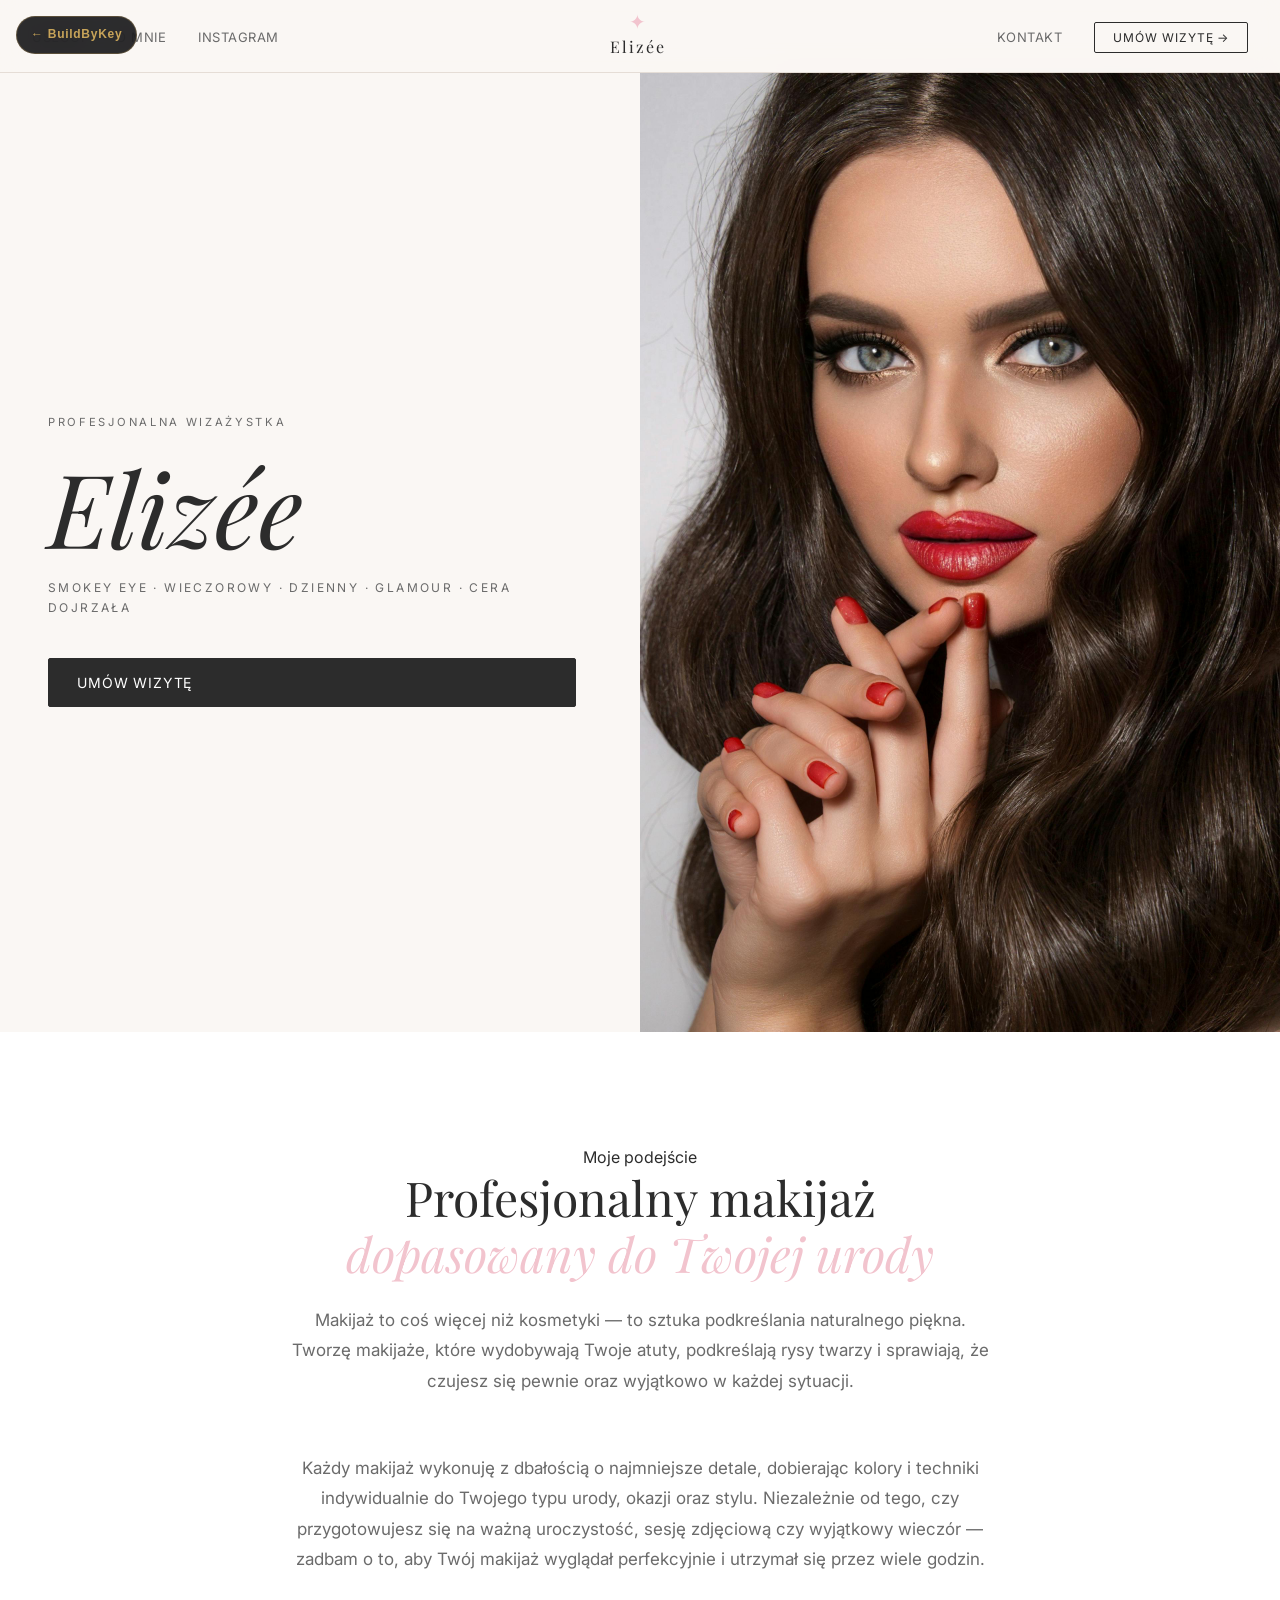
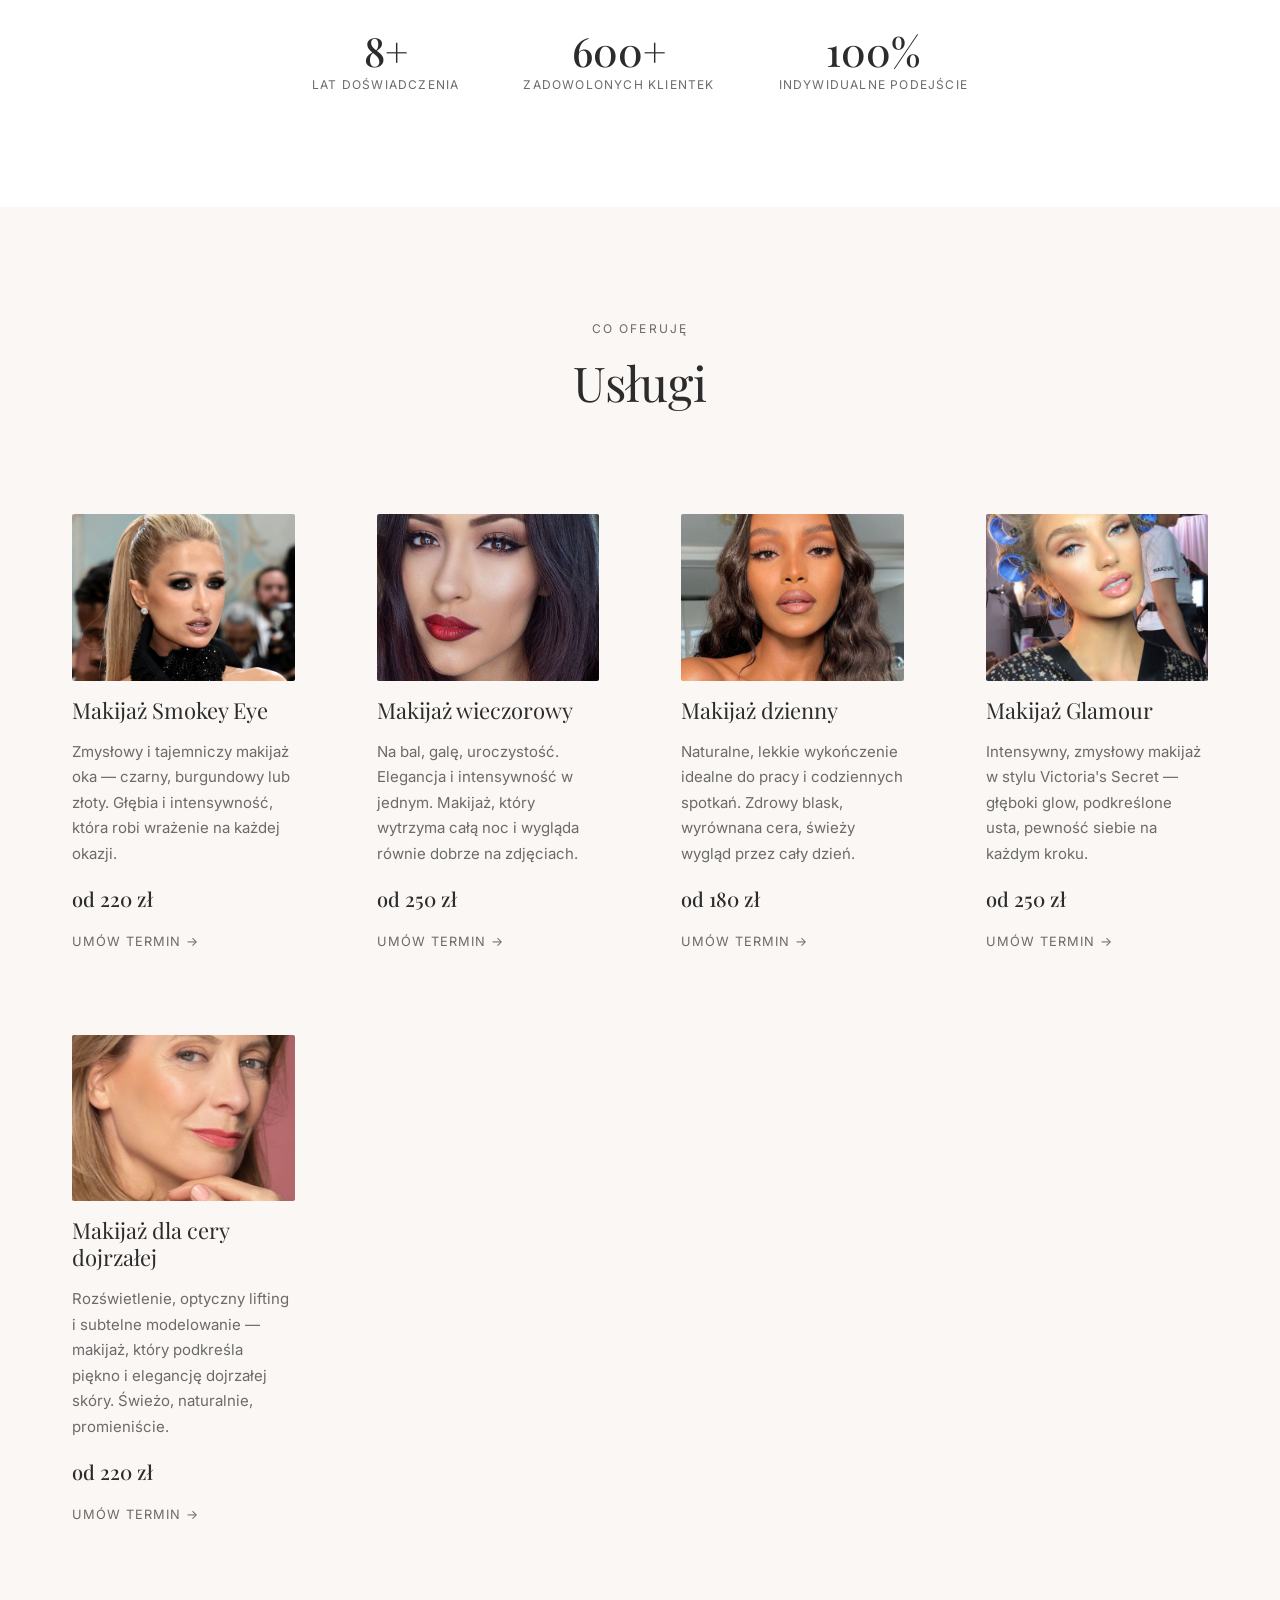
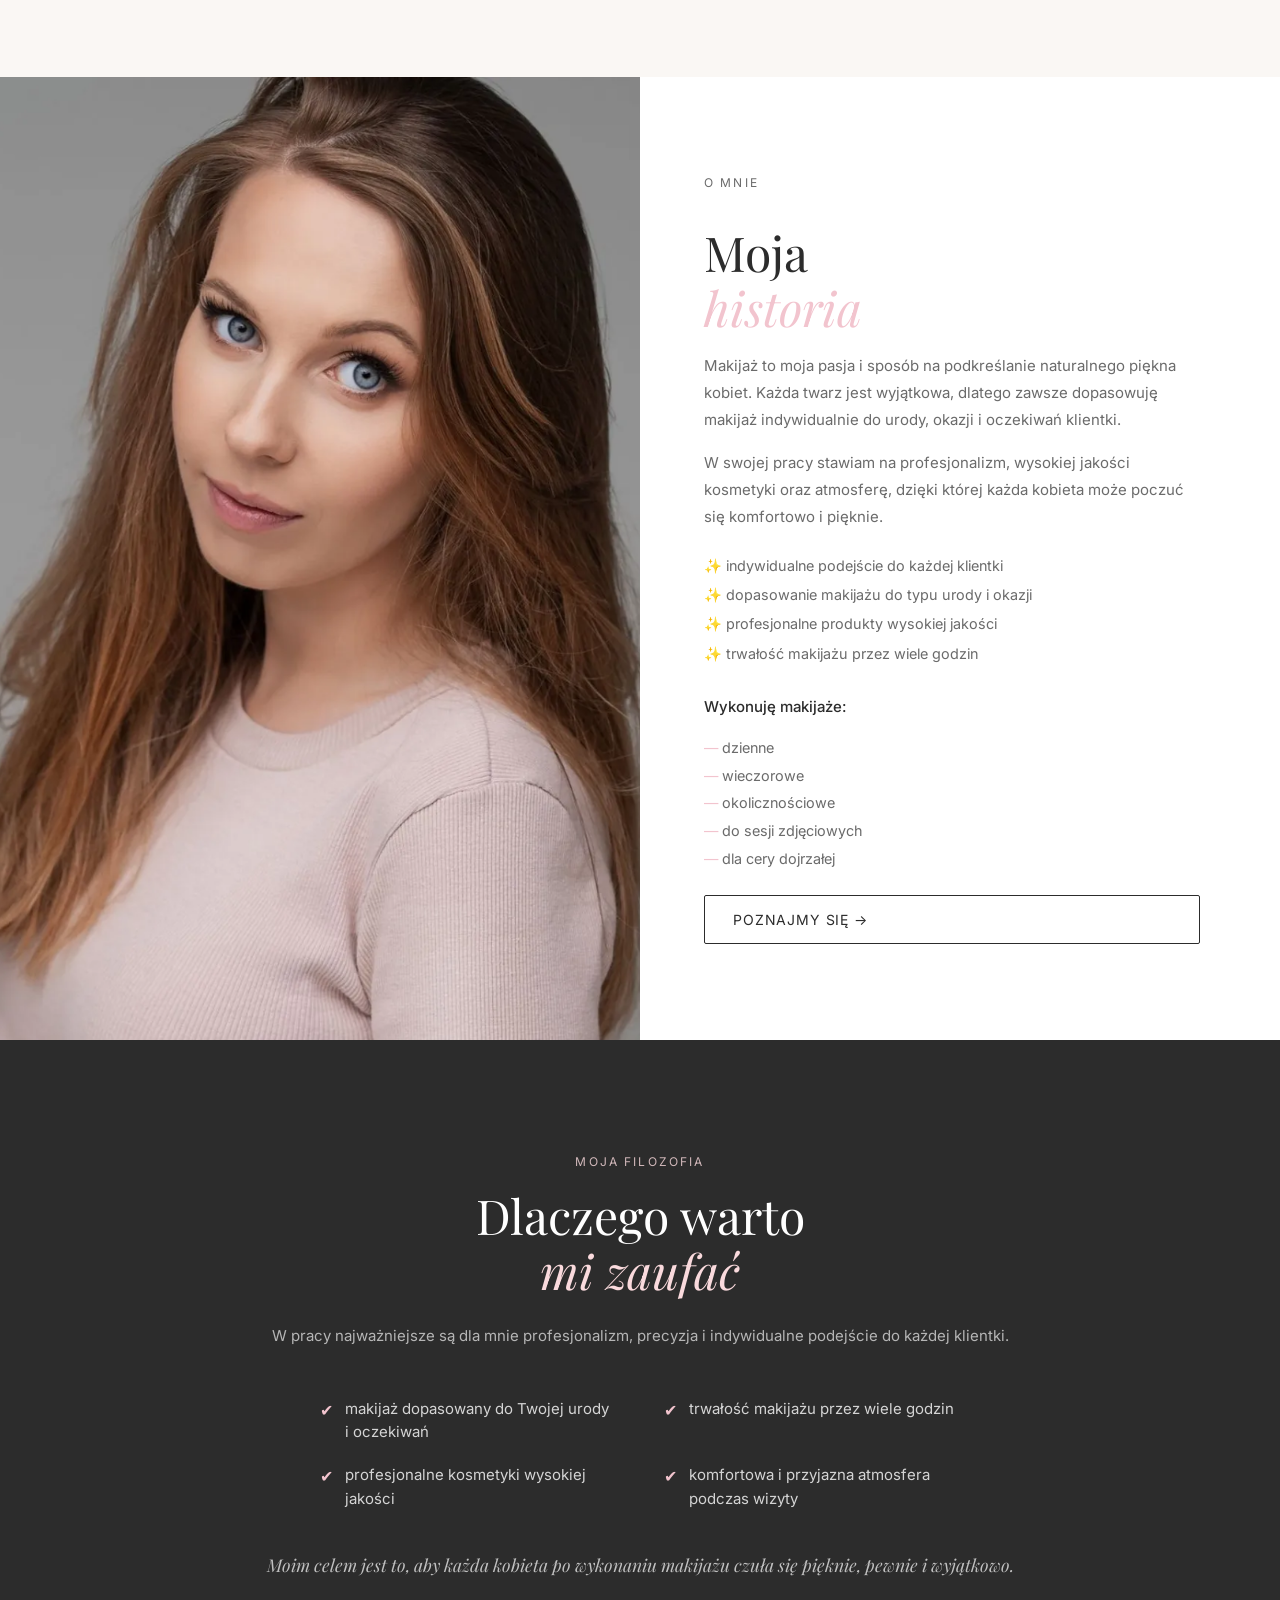
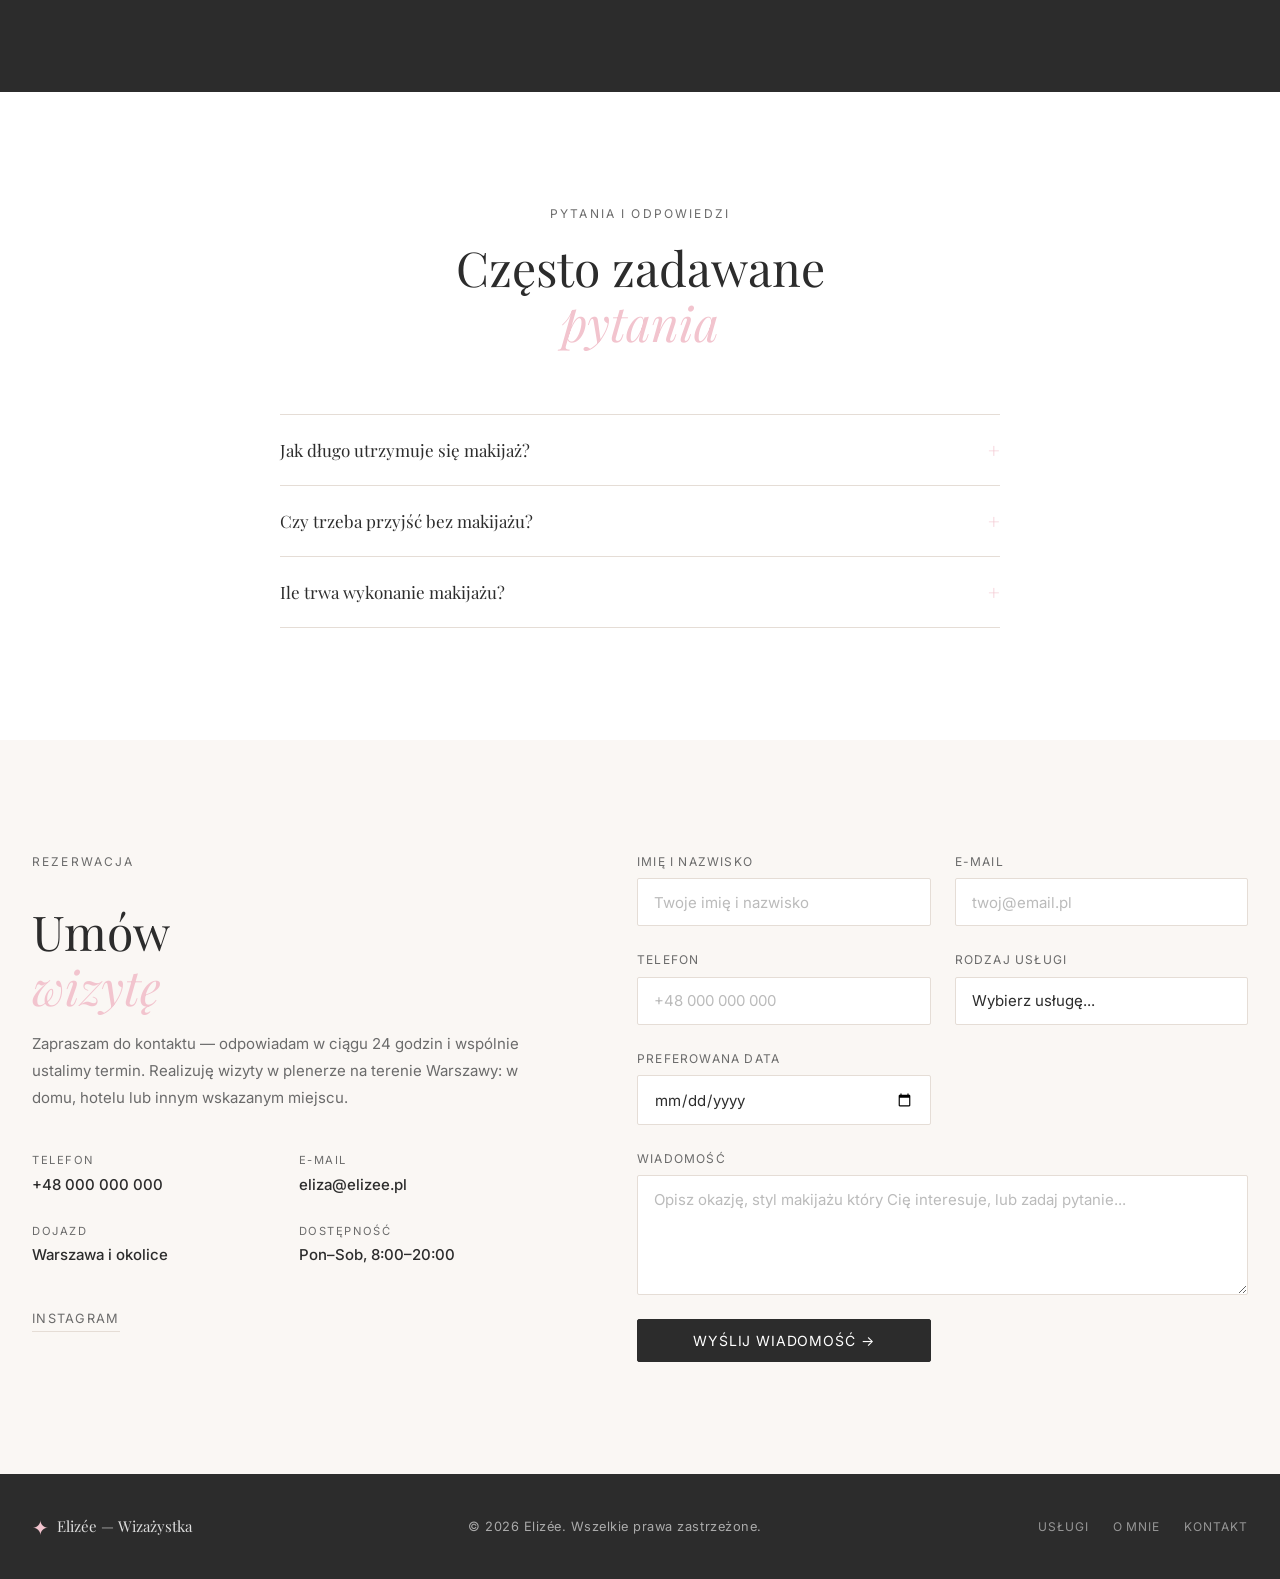
<file: portfolio/elizee/index.html>
<!DOCTYPE html>
<html lang="pl">
<head>
  <meta charset="UTF-8" />
  <meta name="viewport" content="width=device-width, initial-scale=1.0" />
  <title>Elizée — Wizażystka</title>
  <meta name="description" content="Elizée — profesjonalna wizażystka. Makijaż ślubny, wieczorowy, dzienny, lekcje makijażu. Umów wizytę online." />
  <meta property="og:title" content="Elizée — Wizażystka" />
  <meta property="og:description" content="Profesjonalny makijaż ślubny, wieczorowy i okolicznościowy. Indywidualne podejście, wysokiej jakości kosmetyki." />
  <meta property="og:type" content="website" />
  <meta property="og:url" content="https://elizee.pl/" />
  <meta property="og:image" content="https://elizee.pl/images/eliza portfolio.png" />
  <link rel="icon" href="favicon.ico" sizes="any" />
  <link rel="preconnect" href="https://fonts.googleapis.com" />
  <link rel="preconnect" href="https://fonts.gstatic.com" crossorigin />
  <link href="https://fonts.googleapis.com/css2?family=Playfair+Display:ital,wght@0,400;0,500;1,400&family=Inter:wght@300;400;500&display=swap" rel="stylesheet" />
  <link rel="stylesheet" href="css/style.css" />
</head>
<body>

  <!-- BUILDBYKEY BACK LINK -->
  <a href="../../index.html#portfolio" style="position:fixed;top:16px;left:16px;z-index:9999;display:inline-flex;align-items:center;gap:6px;padding:8px 14px;background:rgba(9,9,11,0.85);backdrop-filter:blur(12px);border:1px solid rgba(200,164,89,0.3);border-radius:100px;color:#c8a459;font-family:'Outfit',sans-serif;font-size:12px;font-weight:600;letter-spacing:0.06em;text-decoration:none;transition:opacity .2s;" onmouseover="this.style.opacity='.75'" onmouseout="this.style.opacity='1'">← BuildByKey</a>

  <!-- NAV -->
  <header class="nav" id="nav">
    <nav class="nav__inner">
      <ul class="nav__links nav__links--left">
        <li><a href="#uslugi">Usługi</a></li>
        <li><a href="#o-mnie">O mnie</a></li>
        <li><a href="https://www.instagram.com/elissa_osiecka/" target="_blank" rel="noopener noreferrer">Instagram</a></li>
      </ul>

      <a href="#" class="nav__logo">
        <span class="nav__logo-icon">✦</span>
        <span class="nav__logo-name">Elizée</span>
      </a>

      <ul class="nav__links nav__links--right">
        <li><a href="#kontakt">Kontakt</a></li>
        <li><a href="#kontakt" class="nav__cta">Umów wizytę →</a></li>
      </ul>

      <button class="nav__hamburger" id="hamburger" aria-label="Menu" aria-expanded="false">
        <span></span><span></span><span></span>
      </button>
    </nav>
    <div class="nav__line"></div>
  </header>

  <!-- MOBILE MENU -->
  <div class="mobile-menu" id="mobileMenu" aria-hidden="true">
    <nav class="mobile-menu__nav">
      <a href="#uslugi">Usługi</a>
      <a href="#o-mnie">O mnie</a>
      <a href="https://www.instagram.com/elissa_osiecka/" target="_blank" rel="noopener noreferrer">Instagram</a>
      <a href="#kontakt">Kontakt</a>
      <a href="#kontakt" class="mobile-menu__cta">Umów wizytę →</a>
    </nav>
  </div>

  <main>

  <!-- HERO -->
  <section class="hero">
    <div class="hero__content">
      <div class="hero__eyebrow">Profesjonalna wizażystka</div>
      <h1 class="hero__title"><em>Elizée</em></h1>
      <p class="hero__subtitle">Smokey Eye · wieczorowy · dzienny · Glamour · cera dojrzała</p>
      <a href="#kontakt" class="btn btn--dark">Umów wizytę</a>
    </div>
    <div class="hero__image">
      <img src="images/hero-main.jpg" alt="Elizée — profesjonalna wizażystka" />
    </div>
  </section>

  <!-- WARTOŚCI / INTRO -->
  <section class="intro">
    <div class="intro__inner">
      <div class="intro__tag">Moje podejście</div>
      <h2 class="intro__title">Profesjonalny makijaż<br /><em>dopasowany do Twojej urody</em></h2>
      <p class="intro__text">
        Makijaż to coś więcej niż kosmetyki — to sztuka podkreślania naturalnego piękna. Tworzę makijaże, które wydobywają Twoje atuty, podkreślają rysy twarzy i sprawiają, że czujesz się pewnie oraz wyjątkowo w każdej sytuacji.
      </p>
      <p class="intro__text">
        Każdy makijaż wykonuję z dbałością o najmniejsze detale, dobierając kolory i techniki indywidualnie do Twojego typu urody, okazji oraz stylu. Niezależnie od tego, czy przygotowujesz się na ważną uroczystość, sesję zdjęciową czy wyjątkowy wieczór — zadbam o to, aby Twój makijaż wyglądał perfekcyjnie i utrzymał się przez wiele godzin.
      </p>
      <div class="intro__stats">
        <div class="intro__stat">
          <span class="intro__stat-number">8+</span>
          <span class="intro__stat-label">lat doświadczenia</span>
        </div>
        <div class="intro__stat">
          <span class="intro__stat-number">600+</span>
          <span class="intro__stat-label">zadowolonych klientek</span>
        </div>
        <div class="intro__stat">
          <span class="intro__stat-number">100%</span>
          <span class="intro__stat-label">indywidualne podejście</span>
        </div>
      </div>
    </div>
  </section>

  <!-- USŁUGI -->
  <section class="services" id="uslugi">
    <div class="section-header">
      <div class="section-tag">Co oferuję</div>
      <h2 class="section-title">Usługi</h2>
    </div>
    <div class="services__grid">

      <article class="service-card" data-service="smokey-eye">
        <div class="service-card__img-wrap">
          <img src="images/portfolio-8.jpg" alt="Makijaż smokey eye" />
        </div>
        <h3 class="service-card__title">Makijaż Smokey Eye</h3>
        <p class="service-card__desc">Zmysłowy i tajemniczy makijaż oka — czarny, burgundowy lub złoty. Głębia i intensywność, która robi wrażenie na każdej okazji.</p>
        <div class="service-card__price">od 220 zł</div>
        <a href="#kontakt" class="service-card__link">Umów termin →</a>
      </article>

      <article class="service-card" data-service="wieczorowy">
        <div class="service-card__img-wrap">
          <img src="images/portfolio-7.jpg" alt="Makijaż wieczorowy" />
        </div>
        <h3 class="service-card__title">Makijaż wieczorowy</h3>
        <p class="service-card__desc">Na bal, galę, uroczystość. Elegancja i intensywność w jednym. Makijaż, który wytrzyma całą noc i wygląda równie dobrze na zdjęciach.</p>
        <div class="service-card__price">od 250 zł</div>
        <a href="#kontakt" class="service-card__link">Umów termin →</a>
      </article>

      <article class="service-card" data-service="dzienny">
        <div class="service-card__img-wrap">
          <img src="images/portfolio-1.png" alt="Makijaż dzienny" />
        </div>
        <h3 class="service-card__title">Makijaż dzienny</h3>
        <p class="service-card__desc">Naturalne, lekkie wykończenie idealne do pracy i codziennych spotkań. Zdrowy blask, wyrównana cera, świeży wygląd przez cały dzień.</p>
        <div class="service-card__price">od 180 zł</div>
        <a href="#kontakt" class="service-card__link">Umów termin →</a>
      </article>

      <article class="service-card" data-service="glamour">
        <div class="service-card__img-wrap">
          <img src="images/portfolio-12.png" alt="Makijaż glamour" />
        </div>
        <h3 class="service-card__title">Makijaż Glamour</h3>
        <p class="service-card__desc">Intensywny, zmysłowy makijaż w stylu Victoria's Secret — głęboki glow, podkreślone usta, pewność siebie na każdym kroku.</p>
        <div class="service-card__price">od 250 zł</div>
        <a href="#kontakt" class="service-card__link">Umów termin →</a>
      </article>

      <article class="service-card" data-service="cera-dojrzala">
        <div class="service-card__img-wrap">
          <img src="images/portfolio-13.jpg" alt="Makijaż dla cery dojrzałej" />
        </div>
        <h3 class="service-card__title">Makijaż dla cery dojrzałej</h3>
        <p class="service-card__desc">Rozświetlenie, optyczny lifting i subtelne modelowanie — makijaż, który podkreśla piękno i elegancję dojrzałej skóry. Świeżo, naturalnie, promieniście.</p>
        <div class="service-card__price">od 220 zł</div>
        <a href="#kontakt" class="service-card__link">Umów termin →</a>
      </article>

    </div>
  </section>

  <!-- O MNIE -->
  <section class="about" id="o-mnie">
    <div class="about__img-wrap">
      <img src="images/eliza portfolio.png" alt="Eliza Osiecka — wizażystka" />
    </div>
    <div class="about__content">
      <div class="section-tag">O mnie</div>
      <h2 class="section-title">Moja<br /><em>historia</em></h2>
      <p class="about__text">
        Makijaż to moja pasja i sposób na podkreślanie naturalnego piękna kobiet. Każda twarz jest wyjątkowa, dlatego zawsze dopasowuję makijaż indywidualnie do urody, okazji i oczekiwań klientki.
      </p>
      <p class="about__text">
        W swojej pracy stawiam na profesjonalizm, wysokiej jakości kosmetyki oraz atmosferę, dzięki której każda kobieta może poczuć się komfortowo i pięknie.
      </p>
      <div class="about__values">
        <span class="about__value">✨ indywidualne podejście do każdej klientki</span>
        <span class="about__value">✨ dopasowanie makijażu do typu urody i okazji</span>
        <span class="about__value">✨ profesjonalne produkty wysokiej jakości</span>
        <span class="about__value">✨ trwałość makijażu przez wiele godzin</span>
      </div>
      <p class="about__text about__text--label">Wykonuję makijaże:</p>
      <ul class="about__list">
        <li>dzienne</li>
        <li>wieczorowe</li>
        <li>okolicznościowe</li>
        <li>do sesji zdjęciowych</li>
        <li>dla cery dojrzałej</li>
      </ul>
      <a href="#kontakt" class="btn btn--outline">Poznajmy się →</a>
    </div>
  </section>

  <!-- DLACZEGO WARTO MI ZAUFAĆ -->
  <section class="trust" id="dlaczego">
    <div class="trust__inner">
      <div class="section-tag">Moja filozofia</div>
      <h2 class="section-title">Dlaczego warto<br /><em>mi zaufać</em></h2>
      <p class="trust__lead">W pracy najważniejsze są dla mnie profesjonalizm, precyzja i indywidualne podejście do każdej klientki.</p>
      <div class="trust__grid">
        <div class="trust__item">
          <span class="trust__check">✔</span>
          <span>makijaż dopasowany do Twojej urody i oczekiwań</span>
        </div>
        <div class="trust__item">
          <span class="trust__check">✔</span>
          <span>trwałość makijażu przez wiele godzin</span>
        </div>
        <div class="trust__item">
          <span class="trust__check">✔</span>
          <span>profesjonalne kosmetyki wysokiej jakości</span>
        </div>
        <div class="trust__item">
          <span class="trust__check">✔</span>
          <span>komfortowa i przyjazna atmosfera podczas wizyty</span>
        </div>
      </div>
      <p class="trust__outro">Moim celem jest to, aby każda kobieta po wykonaniu makijażu czuła się pięknie, pewnie i wyjątkowo.</p>
    </div>
  </section>

  <!-- FAQ -->
  <section class="faq" id="faq">
    <div class="section-header">
      <div class="section-tag">Pytania i odpowiedzi</div>
      <h2 class="section-title">Często zadawane<br /><em>pytania</em></h2>
    </div>
    <div class="faq__list">

      <div class="faq__item">
        <button type="button" class="faq__question" aria-expanded="false">
          Jak długo utrzymuje się makijaż?
          <span class="faq__icon" aria-hidden="true">+</span>
        </button>
        <div class="faq__answer">
          <p>Makijaż wykonywany jest profesjonalnymi kosmetykami i utrzymuje się wiele godzin — nawet przez cały dzień lub wieczór.</p>
        </div>
      </div>

      <div class="faq__item">
        <button type="button" class="faq__question" aria-expanded="false">
          Czy trzeba przyjść bez makijażu?
          <span class="faq__icon" aria-hidden="true">+</span>
        </button>
        <div class="faq__answer">
          <p>Najlepiej przyjść z oczyszczoną i nawilżoną skórą — to pozwala uzyskać najlepszy efekt i trwałość makijażu.</p>
        </div>
      </div>

      <div class="faq__item">
        <button type="button" class="faq__question" aria-expanded="false">
          Ile trwa wykonanie makijażu?
          <span class="faq__icon" aria-hidden="true">+</span>
        </button>
        <div class="faq__answer">
          <p>Zazwyczaj około 60–90 minut. Czas może się różnić w zależności od rodzaju makijażu i stopnia skomplikowania.</p>
        </div>
      </div>

      <div class="faq__item">
        <button type="button" class="faq__question" aria-expanded="false">
          Jakich kosmetyków używasz?
          <span class="faq__icon" aria-hidden="true">+</span>
        </button>
        <div class="faq__answer">
          <p>Pracuję wyłącznie na produktach profesjonalnych marek premium. Zapewniają one trwałość, intensywną pigmentację oraz bezpieczeństwo dla skóry.</p>
        </div>
      </div>

      <div class="faq__item">
        <button type="button" class="faq__question" aria-expanded="false">
          Czy makijaż jest odpowiedni dla skóry wrażliwej?
          <span class="faq__icon" aria-hidden="true">+</span>
        </button>
        <div class="faq__answer">
          <p>Tak. Jeśli masz skórę wrażliwą lub skłonną do reakcji alergicznych, poinformuj mnie o tym wcześniej — dobiorę produkty z myślą o Twoim komforcie.</p>
        </div>
      </div>

      <div class="faq__item">
        <button type="button" class="faq__question" aria-expanded="false">
          Czy dojazd jest wliczony w cenę?
          <span class="faq__icon" aria-hidden="true">+</span>
        </button>
        <div class="faq__answer">
          <p>Dojazd na terenie Warszawy jest wliczony w cenę usługi. W przypadku lokalizacji poza centrum lub poza granicami miasta koszt ustalamy indywidualnie.</p>
        </div>
      </div>

      <div class="faq__item">
        <button type="button" class="faq__question" aria-expanded="false">
          Jak zarezerwować wizytę?
          <span class="faq__icon" aria-hidden="true">+</span>
        </button>
        <div class="faq__answer">
          <p>Wystarczy wypełnić formularz kontaktowy na stronie lub napisać bezpośrednio na e-mail. Odpowiadam w ciągu 24 godzin i wspólnie ustalimy termin oraz szczegóły.</p>
        </div>
      </div>

      <div class="faq__item">
        <button type="button" class="faq__question" aria-expanded="false">
          Czy mogę prosić o konkretny styl makijażu?
          <span class="faq__icon" aria-hidden="true">+</span>
        </button>
        <div class="faq__answer">
          <p>Oczywiście. Zachęcam do przyniesienia zdjęć inspiracji — to najlepszy sposób, żeby wspólnie wypracować efekt, który spełni Twoje oczekiwania.</p>
        </div>
      </div>

      <div class="faq__item">
        <button type="button" class="faq__question" aria-expanded="false">
          Czy makijaż dobrze wygląda na fotografiach?
          <span class="faq__icon" aria-hidden="true">+</span>
        </button>
        <div class="faq__answer">
          <p>Tak. Pracuję z technikami HD Makeup i makijażu fotograficznego, które uwzględniają specyfikę różnych źródeł światła — zarówno naturalnego, jak i studyjnego.</p>
        </div>
      </div>

      <div class="faq__item">
        <button type="button" class="faq__question" aria-expanded="false">
          Czy oferujesz makijaż do sesji zdjęciowych?
          <span class="faq__icon" aria-hidden="true">+</span>
        </button>
        <div class="faq__answer">
          <p>Tak. Makijaż do sesji to jedna z moich specjalizacji. Przed sesją warto omówić charakter zdjęć i oczekiwany efekt, abym mogła dobrać odpowiednie techniki.</p>
        </div>
      </div>

      <div class="faq__item">
        <button type="button" class="faq__question" aria-expanded="false">
          Co zabrać ze sobą na wizytę?
          <span class="faq__icon" aria-hidden="true">+</span>
        </button>
        <div class="faq__answer">
          <p>Wystarczy przyjść z oczyszczoną i nawilżoną skórą. Jeśli masz ulubione produkty, które chcesz, żebym uwzględniła — możesz je zabrać, choć dysponuję pełnym zestawem profesjonalnych kosmetyków.</p>
        </div>
      </div>

      <div class="faq__item">
        <button type="button" class="faq__question" aria-expanded="false">
          Czy możliwy jest próbny makijaż przed ważną okazją?
          <span class="faq__icon" aria-hidden="true">+</span>
        </button>
        <div class="faq__answer">
          <p>Tak, w przypadku ważnych wydarzeń polecam próbne spotkanie. Pozwala ono dopracować stylizację i uniknąć niespodzianek w dniu uroczystości.</p>
        </div>
      </div>

      <div class="faq__item">
        <button type="button" class="faq__question" aria-expanded="false">
          Jakie są formy płatności?
          <span class="faq__icon" aria-hidden="true">+</span>
        </button>
        <div class="faq__answer">
          <p>Akceptuję płatność gotówką oraz przelewem. Szczegóły ustalamy przy rezerwacji.</p>
        </div>
      </div>

      <div class="faq__item">
        <button type="button" class="faq__question" aria-expanded="false">
          Czy wykonujesz makijaże dla grup, np. dla przyjaciółek?
          <span class="faq__icon" aria-hidden="true">+</span>
        </button>
        <div class="faq__answer">
          <p>Tak, chętnie. W przypadku rezerwacji grupowych proszę o wcześniejszy kontakt, abyśmy mogły ustalić harmonogram i dostosować logistykę do Waszych potrzeb.</p>
        </div>
      </div>

    </div>
  </section>

  <!-- KONTAKT -->
  <section class="contact" id="kontakt">
    <div class="contact__inner">
      <div class="contact__info">
        <div class="section-tag">Rezerwacja</div>
        <h2 class="section-title">Umów<br /><em>wizytę</em></h2>
        <p class="contact__text">
          Zapraszam do kontaktu — odpowiadam w ciągu 24 godzin i wspólnie ustalimy termin. Realizuję wizyty w plenerze na terenie Warszawy: w domu, hotelu lub innym wskazanym miejscu.
        </p>
        <div class="contact__details">
          <div class="contact__detail">
            <span class="contact__detail-label">Telefon</span>
            <a href="tel:+48000000000" class="contact__detail-value">+48 000 000 000</a>
          </div>
          <div class="contact__detail">
            <span class="contact__detail-label">E-mail</span>
            <a href="mailto:eliza@elizee.pl" class="contact__detail-value">eliza@elizee.pl</a>
          </div>
          <div class="contact__detail">
            <span class="contact__detail-label">Dojazd</span>
            <span class="contact__detail-value">Warszawa i okolice</span>
          </div>
          <div class="contact__detail">
            <span class="contact__detail-label">Dostępność</span>
            <span class="contact__detail-value">Pon–Sob, 8:00–20:00</span>
          </div>
        </div>
        <div class="contact__socials">
          <a href="https://www.instagram.com/elissa_osiecka/" target="_blank" rel="noopener noreferrer" class="contact__social">Instagram</a>
        </div>
      </div>

      <form class="contact__form" id="contactForm" novalidate>
        <div class="form-group">
          <label for="name">Imię i nazwisko</label>
          <input type="text" id="name" name="name" placeholder="Twoje imię i nazwisko" required />
        </div>
        <div class="form-group">
          <label for="email">E-mail</label>
          <input type="email" id="email" name="email" placeholder="twoj@email.pl" required />
        </div>
        <div class="form-group">
          <label for="phone">Telefon</label>
          <input type="tel" id="phone" name="phone" placeholder="+48 000 000 000" />
        </div>
        <div class="form-group">
          <label for="service">Rodzaj usługi</label>
          <select id="service" name="service">
            <option value="">Wybierz usługę...</option>
            <option value="smokey-eye">Smokey Eye</option>
            <option value="wieczorowy">Makijaż wieczorowy</option>
            <option value="dzienny">Makijaż dzienny</option>
            <option value="glamour">Makijaż Glamour</option>
            <option value="cera-dojrzala">Makijaż dla cery dojrzałej</option>
          </select>
        </div>
        <div class="form-group">
          <label for="date">Preferowana data</label>
          <input type="date" id="date" name="date" />
        </div>
        <div class="form-group form-group--full">
          <label for="message">Wiadomość</label>
          <textarea id="message" name="message" rows="4" placeholder="Opisz okazję, styl makijażu który Cię interesuje, lub zadaj pytanie..."></textarea>
        </div>
        <button type="submit" class="btn btn--dark btn--full">Wyślij wiadomość →</button>
        <div class="form__success" id="formSuccess" hidden>
          ✓ Wiadomość wysłana! Odezwę się w ciągu 24 godzin.
        </div>
      </form>
    </div>
  </section>

  <!-- SERVICE MODAL -->
  <div class="modal" id="serviceModal" aria-hidden="true" role="dialog" aria-modal="true" aria-labelledby="modalTitle">
    <div class="modal__backdrop"></div>
    <div class="modal__panel">
      <button type="button" class="modal__close" aria-label="Zamknij">✕</button>
      <span class="modal__tag" id="modalTag"></span>
      <h3 class="modal__title" id="modalTitle"></h3>
      <p class="modal__desc" id="modalDesc"></p>
      <ul class="modal__list" id="modalList"></ul>
      <div class="modal__footer">
        <div class="modal__meta">
          <span id="modalDuration"></span>
          <span id="modalPrice"></span>
        </div>
        <a href="#kontakt" class="btn btn--dark modal__cta">Umów termin →</a>
      </div>
    </div>
  </div>

  </main>

  <!-- FOOTER -->
  <footer class="footer">
    <div class="footer__inner">
      <div class="footer__logo">
        <span class="nav__logo-icon">✦</span>
        <span>Elizée — Wizażystka</span>
      </div>
      <p class="footer__copy">© 2026 Elizée. Wszelkie prawa zastrzeżone.</p>
      <nav class="footer__nav">
        <a href="#uslugi">Usługi</a>
        <a href="#o-mnie">O mnie</a>
        <a href="#kontakt">Kontakt</a>
      </nav>
    </div>
  </footer>

  <script src="js/main.js"></script>
</body>
</html>
</file>
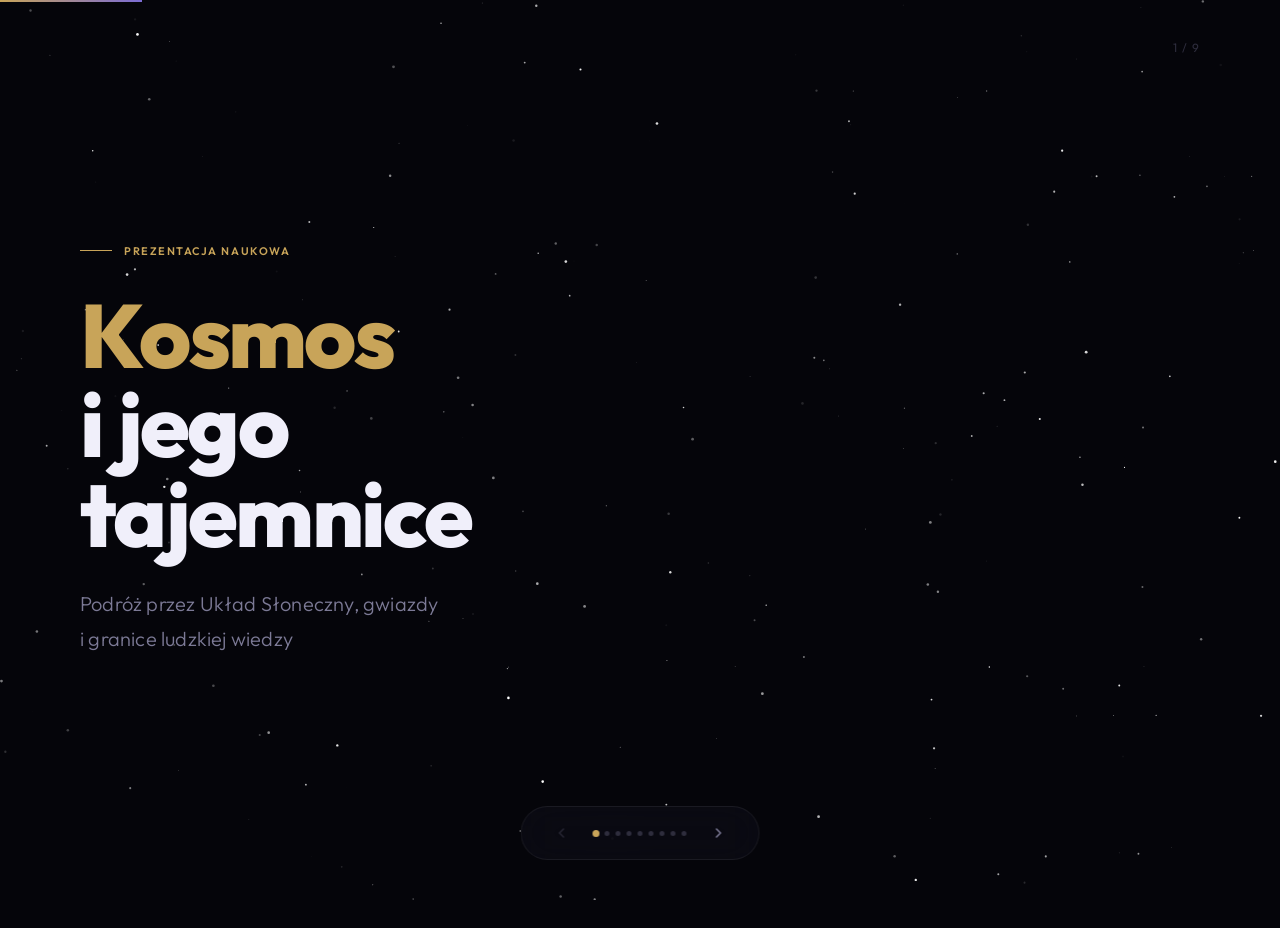
<file: kosmos.html>
<!DOCTYPE html>
<html lang="pl">
<head>
  <meta charset="UTF-8" />
  <meta name="viewport" content="width=device-width, initial-scale=1.0" />
  <title>Kosmos — Prezentacja</title>
  <link rel="preconnect" href="https://fonts.googleapis.com" />
  <link rel="preconnect" href="https://fonts.gstatic.com" crossorigin />
  <link href="https://fonts.googleapis.com/css2?family=Outfit:wght@300;400;600;800&display=swap" rel="stylesheet" />
  <style>
    *, *::before, *::after { box-sizing: border-box; margin: 0; padding: 0; }

    :root {
      --bg:       #05050a;
      --surface:  #0c0c14;
      --border:   rgba(255,255,255,0.07);
      --text:     #f0effa;
      --muted:    #7c7a96;
      --dim:      #2e2d3d;
      --accent:   #c8a459;
      --accent2:  #7b6cd4;
      --accent3:  #3dbcf7;
    }

    html, body {
      height: 100%;
      background: var(--bg);
      font-family: 'Outfit', sans-serif;
      color: var(--text);
      overflow: hidden;
    }

    /* ── Stars canvas ── */
    #stars {
      position: fixed;
      inset: 0;
      z-index: 0;
      pointer-events: none;
    }

    /* ── Slide deck ── */
    .deck {
      position: relative;
      z-index: 1;
      width: 100%;
      height: 100vh;
    }

    .slide {
      position: absolute;
      inset: 0;
      display: flex;
      flex-direction: column;
      justify-content: center;
      padding: 60px 80px;
      opacity: 0;
      transform: translateY(28px);
      transition: opacity 0.65s ease, transform 0.65s ease;
      pointer-events: none;
    }

    .slide.active {
      opacity: 1;
      transform: translateY(0);
      pointer-events: all;
    }

    .slide.exit {
      opacity: 0;
      transform: translateY(-28px);
      transition: opacity 0.4s ease, transform 0.4s ease;
    }

    /* ── Label ── */
    .label {
      font-size: 11px;
      font-weight: 600;
      letter-spacing: 0.14em;
      text-transform: uppercase;
      color: var(--accent);
      margin-bottom: 24px;
      display: flex;
      align-items: center;
      gap: 12px;
    }
    .label::before {
      content: '';
      display: block;
      width: 32px;
      height: 1px;
      background: var(--accent);
    }

    /* ── Headlines ── */
    h1 {
      font-size: clamp(52px, 7vw, 96px);
      font-weight: 800;
      letter-spacing: -0.03em;
      line-height: 1.0;
      max-width: 14ch;
    }

    h2 {
      font-size: clamp(36px, 4.5vw, 64px);
      font-weight: 800;
      letter-spacing: -0.025em;
      line-height: 1.05;
      max-width: 20ch;
    }

    h3 {
      font-size: 20px;
      font-weight: 700;
      letter-spacing: -0.01em;
      margin-bottom: 10px;
    }

    p {
      font-size: 17px;
      line-height: 1.75;
      color: var(--muted);
      max-width: 60ch;
      margin-top: 20px;
    }

    /* ── Accent words ── */
    .hi { color: var(--accent); }
    .hi2 { color: var(--accent3); }
    .hi3 { color: var(--accent2); }

    /* ── Title slide ── */
    .slide-title { align-items: flex-start; justify-content: center; }
    .slide-title h1 { margin-top: 8px; }

    .subtitle {
      font-size: 20px;
      font-weight: 300;
      color: var(--muted);
      margin-top: 28px;
      letter-spacing: 0.01em;
    }

    /* ── Split layout ── */
    .split {
      display: grid;
      grid-template-columns: 1fr 1fr;
      gap: 80px;
      align-items: center;
    }

    .split-reverse {
      display: grid;
      grid-template-columns: 1fr 1fr;
      gap: 80px;
      align-items: center;
    }
    .split-reverse > *:first-child { order: 2; }
    .split-reverse > *:last-child  { order: 1; }

    /* ── Visual orbs / planet shapes ── */
    .orb {
      width: 320px;
      height: 320px;
      border-radius: 50%;
      position: relative;
      flex-shrink: 0;
    }

    .orb-sun {
      background: radial-gradient(circle at 35% 35%, #fff4cc, #f5c842 40%, #c87c10 75%, #3a1800);
      box-shadow: 0 0 80px rgba(248, 200, 80, 0.45), 0 0 160px rgba(200, 120, 16, 0.2);
      animation: pulse-sun 4s ease-in-out infinite;
    }

    .orb-earth {
      background: radial-gradient(circle at 38% 32%, #b8f0ff, #1a8cff 30%, #0a4caa 60%, #072a6e);
      box-shadow: 0 0 60px rgba(26, 140, 255, 0.35);
      overflow: hidden;
      animation: spin-slow 18s linear infinite;
    }
    .orb-earth::before {
      content: '';
      position: absolute;
      top: 20%;
      left: 15%;
      width: 45%;
      height: 30%;
      background: rgba(80, 200, 100, 0.7);
      border-radius: 40% 60% 55% 45% / 50% 40% 60% 50%;
    }
    .orb-earth::after {
      content: '';
      position: absolute;
      bottom: 22%;
      right: 14%;
      width: 28%;
      height: 20%;
      background: rgba(80, 200, 100, 0.55);
      border-radius: 50% 50% 40% 60%;
    }

    .orb-mars {
      background: radial-gradient(circle at 36% 33%, #ffc0a0, #d45a2e 40%, #842010 75%, #2a0a04);
      box-shadow: 0 0 60px rgba(212, 90, 46, 0.35);
      animation: spin-slow 22s linear infinite;
    }

    .orb-saturn {
      background: radial-gradient(circle at 36% 33%, #ffe9b8, #c8a45a 45%, #8a6030 75%, #2a1800);
      box-shadow: 0 0 60px rgba(200, 164, 90, 0.3);
      animation: spin-slow 28s linear infinite;
    }

    .ring-wrap {
      position: relative;
      display: flex;
      align-items: center;
      justify-content: center;
    }
    .ring {
      position: absolute;
      width: 480px;
      height: 100px;
      border-radius: 50%;
      border: 14px solid rgba(200, 164, 89, 0.45);
      box-shadow: 0 0 0 5px rgba(200, 164, 89, 0.12);
      transform: rotateX(72deg);
      pointer-events: none;
    }

    @keyframes pulse-sun {
      0%, 100% { box-shadow: 0 0 80px rgba(248, 200, 80, 0.45), 0 0 160px rgba(200, 120, 16, 0.2); }
      50%       { box-shadow: 0 0 120px rgba(248, 200, 80, 0.65), 0 0 240px rgba(200, 120, 16, 0.3); }
    }
    @keyframes spin-slow {
      from { transform: rotate(0deg); }
      to   { transform: rotate(360deg); }
    }

    /* ── Stat grid ── */
    .stat-grid {
      display: grid;
      grid-template-columns: 1fr 1fr;
      gap: 32px;
      margin-top: 36px;
    }

    .stat-item {
      border-top: 1px solid var(--border);
      padding-top: 20px;
    }
    .stat-value {
      font-size: clamp(28px, 3vw, 42px);
      font-weight: 800;
      letter-spacing: -0.03em;
      color: var(--text);
      line-height: 1;
    }
    .stat-label {
      font-size: 13px;
      color: var(--muted);
      margin-top: 6px;
      line-height: 1.5;
    }

    /* ── Timeline / list ── */
    .timeline {
      display: flex;
      flex-direction: column;
      gap: 0;
      margin-top: 16px;
    }
    .tl-item {
      display: grid;
      grid-template-columns: 72px 1fr;
      gap: 24px;
      padding: 24px 0;
      border-bottom: 1px solid var(--border);
      align-items: start;
    }
    .tl-year {
      font-size: 13px;
      font-weight: 600;
      color: var(--accent);
      letter-spacing: 0.05em;
      padding-top: 3px;
    }
    .tl-text {
      font-size: 16px;
      line-height: 1.6;
      color: var(--muted);
    }
    .tl-text strong { color: var(--text); font-weight: 600; }

    /* ── Fact columns ── */
    .fact-col {
      display: flex;
      flex-direction: column;
      gap: 40px;
    }
    .fact-item {
      display: flex;
      gap: 20px;
      align-items: flex-start;
    }
    .fact-icon {
      width: 44px;
      height: 44px;
      border-radius: 10px;
      background: rgba(200, 164, 89, 0.1);
      border: 1px solid rgba(200, 164, 89, 0.2);
      display: flex;
      align-items: center;
      justify-content: center;
      font-size: 20px;
      flex-shrink: 0;
    }
    .fact-body h3 { margin-bottom: 6px; }
    .fact-body p  { margin-top: 0; font-size: 15px; }

    /* ── Full-width quote ── */
    .slide-quote {
      align-items: center;
      text-align: center;
    }
    blockquote {
      font-size: clamp(24px, 3vw, 42px);
      font-weight: 800;
      letter-spacing: -0.025em;
      line-height: 1.25;
      max-width: 22ch;
      color: var(--text);
    }
    blockquote::before { content: '\201C'; color: var(--accent); }
    blockquote::after  { content: '\201D'; color: var(--accent); }
    .quote-source {
      margin-top: 28px;
      font-size: 14px;
      color: var(--muted);
      letter-spacing: 0.06em;
    }

    /* ── End slide ── */
    .slide-end {
      align-items: center;
      text-align: center;
      background: radial-gradient(ellipse 60% 60% at 50% 50%, rgba(123, 108, 212, 0.08), transparent);
    }

    /* ── Navigation ── */
    .nav {
      position: fixed;
      bottom: 40px;
      left: 50%;
      transform: translateX(-50%);
      z-index: 10;
      display: flex;
      align-items: center;
      gap: 16px;
      background: rgba(12, 12, 20, 0.8);
      border: 1px solid var(--border);
      border-radius: 100px;
      padding: 10px 24px;
      backdrop-filter: blur(20px);
    }

    .nav-btn {
      background: none;
      border: none;
      color: var(--muted);
      cursor: pointer;
      font-size: 18px;
      display: flex;
      align-items: center;
      justify-content: center;
      width: 32px;
      height: 32px;
      border-radius: 50%;
      transition: color 0.2s, background 0.2s;
    }
    .nav-btn:hover { color: var(--text); background: rgba(255,255,255,0.06); }
    .nav-btn:disabled { opacity: 0.25; cursor: default; }

    .nav-counter {
      font-size: 13px;
      color: var(--muted);
      min-width: 48px;
      text-align: center;
      letter-spacing: 0.05em;
    }

    .dot-row {
      display: flex;
      gap: 6px;
      align-items: center;
    }
    .dot {
      width: 5px;
      height: 5px;
      border-radius: 50%;
      background: var(--dim);
      transition: background 0.3s, transform 0.3s;
      cursor: pointer;
    }
    .dot.active {
      background: var(--accent);
      transform: scale(1.4);
    }

    /* ── Slide number badge ── */
    .slide-num {
      position: fixed;
      top: 40px;
      right: 80px;
      z-index: 10;
      font-size: 12px;
      color: var(--dim);
      letter-spacing: 0.08em;
    }

    /* ── Progress bar ── */
    .progress {
      position: fixed;
      top: 0;
      left: 0;
      height: 2px;
      background: linear-gradient(90deg, var(--accent), var(--accent2));
      z-index: 20;
      transition: width 0.4s ease;
    }

    @media (max-width: 768px) {
      .slide { padding: 40px 28px; }
      .split, .split-reverse { grid-template-columns: 1fr; gap: 32px; }
      .split-reverse > *:first-child { order: 1; }
      .split-reverse > *:last-child  { order: 2; }
      .orb { width: 180px; height: 180px; margin: 0 auto; }
      .ring { display: none; }
      .stat-grid { grid-template-columns: 1fr 1fr; }
    }
  </style>
</head>
<body>

<canvas id="stars"></canvas>
<div class="progress" id="progress"></div>
<div class="slide-num" id="slideNum">1 / 9</div>

<div class="deck" id="deck">

  <!-- 1. Tytuł -->
  <div class="slide slide-title active" data-index="0">
    <div class="label">Prezentacja naukowa</div>
    <h1><span class="hi">Kosmos</span><br/>i jego<br/>tajemnice</h1>
    <p class="subtitle">Podróż przez Układ Słoneczny, gwiazdy<br/>i granice ludzkiej wiedzy</p>
  </div>

  <!-- 2. Słońce -->
  <div class="slide" data-index="1">
    <div class="split">
      <div>
        <div class="label">Nasza gwiazda</div>
        <h2>Słońce — serce Układu Słonecznego</h2>
        <p>Słońce to gwiazda typu G, która stanowi 99,86% całkowitej masy Układu Słonecznego. Każdej sekundy przetwarza 600 milionów ton wodoru w hel w procesie syntezy jądrowej.</p>
        <div class="stat-grid">
          <div class="stat-item">
            <div class="stat-value hi">1,4M</div>
            <div class="stat-label">km — średnica Słońca</div>
          </div>
          <div class="stat-item">
            <div class="stat-value">5 778</div>
            <div class="stat-label">K — temperatura powierzchni</div>
          </div>
          <div class="stat-item">
            <div class="stat-value">8,3</div>
            <div class="stat-label">min — czas dotarcia światła do Ziemi</div>
          </div>
          <div class="stat-item">
            <div class="stat-value hi">4,6<span style="font-size:0.55em">mld</span></div>
            <div class="stat-label">lat — wiek Słońca</div>
          </div>
        </div>
      </div>
      <div style="display:flex;justify-content:center;">
        <div class="orb orb-sun"></div>
      </div>
    </div>
  </div>

  <!-- 3. Ziemia -->
  <div class="slide" data-index="2">
    <div class="split-reverse">
      <div>
        <div class="label">Nasza planeta</div>
        <h2>Ziemia — <span class="hi2">jedyna znana</span> oaza życia</h2>
        <p>Ziemia jest trzecią planetą od Słońca i jedynym ciałem niebieskim, na którym potwierdzono istnienie życia. Jej unikalna atmosfera, ciekła woda i magnetosfera tworzą idealne warunki.</p>
        <div class="stat-grid">
          <div class="stat-item">
            <div class="stat-value hi2">71%</div>
            <div class="stat-label">powierzchni pokrytej wodą</div>
          </div>
          <div class="stat-item">
            <div class="stat-value">365,25</div>
            <div class="stat-label">dób — rok ziemski</div>
          </div>
          <div class="stat-item">
            <div class="stat-value">6 371</div>
            <div class="stat-label">km — promień Ziemi</div>
          </div>
          <div class="stat-item">
            <div class="stat-value hi2">~8</div>
            <div class="stat-label">mld ludzi na powierzchni</div>
          </div>
        </div>
      </div>
      <div style="display:flex;justify-content:center;">
        <div class="orb orb-earth"></div>
      </div>
    </div>
  </div>

  <!-- 4. Mars -->
  <div class="slide" data-index="3">
    <div class="split">
      <div>
        <div class="label">Czerwona planeta</div>
        <h2>Mars — kolejny<br/>krok ludzkości</h2>
        <p>Mars jest najbardziej zbadaną planetą po Ziemi. Jej rdzawa barwa pochodzi od tlenku żelaza (rdzy) na powierzchni. Łaziki NASA i ESA odkryły dowody na istnienie wody w przeszłości.</p>
        <div class="fact-col" style="margin-top:28px;">
          <div class="fact-item">
            <div class="fact-icon">&#9968;</div>
            <div class="fact-body">
              <h3>Olympus Mons</h3>
              <p>Najwyższy wulkan w Układzie Słonecznym — 22 km nad poziomem marsjańskim, 3× wyższy niż Everest.</p>
            </div>
          </div>
          <div class="fact-item">
            <div class="fact-icon">&#9832;</div>
            <div class="fact-body">
              <h3>Dzień na Marsie</h3>
              <p>Sol trwa 24h 37min — zaledwie 37 minut dłużej niż ziemska doba.</p>
            </div>
          </div>
        </div>
      </div>
      <div style="display:flex;justify-content:center;">
        <div class="orb orb-mars"></div>
      </div>
    </div>
  </div>

  <!-- 5. Saturn -->
  <div class="slide" data-index="4">
    <div class="split-reverse">
      <div>
        <div class="label">Gazowy olbrzym</div>
        <h2>Saturn — król<br/><span class="hi">pierścieni</span></h2>
        <p>Pierścienie Saturna rozciągają się na 282 000 km, lecz mają zaledwie kilkadziesiąt metrów grubości. Składają się głównie z lodu i skał. Saturn jest tak lekki, że unosiłby się na wodzie.</p>
        <div class="stat-grid" style="margin-top:32px;">
          <div class="stat-item">
            <div class="stat-value hi">116 460</div>
            <div class="stat-label">km — równikowy promień</div>
          </div>
          <div class="stat-item">
            <div class="stat-value">146</div>
            <div class="stat-label">znanych księżyców</div>
          </div>
          <div class="stat-item">
            <div class="stat-value hi">29,5</div>
            <div class="stat-label">lat — rok saturnowy</div>
          </div>
          <div class="stat-item">
            <div class="stat-value">0,69</div>
            <div class="stat-label">g/cm³ — gęstość (mniejsza niż wody)</div>
          </div>
        </div>
      </div>
      <div class="ring-wrap" style="justify-content:center;">
        <div class="orb orb-saturn"></div>
        <div class="ring"></div>
      </div>
    </div>
  </div>

  <!-- 6. Czarne dziury -->
  <div class="slide" data-index="5">
    <div style="max-width:860px;">
      <div class="label">Ekstrema wszechświata</div>
      <h2>Czarne dziury — <span class="hi3">granica</span> fizyki</h2>
      <p>Czarna dziura to region przestrzeni, gdzie grawitacja jest tak silna, że nic — nawet światło — nie może jej opuścić. Horyzont zdarzeń wyznacza punkt bez powrotu.</p>
      <div class="timeline" style="margin-top:36px;">
        <div class="tl-item">
          <div class="tl-year">1916</div>
          <div class="tl-text"><strong>Karl Schwarzschild</strong> oblicza promień krytyczny masy — pierwsze matematyczne rozwiązanie równań Einsteina opisujące czarną dziurę.</div>
        </div>
        <div class="tl-item">
          <div class="tl-year">1971</div>
          <div class="tl-text"><strong>Cygnus X-1</strong> — pierwsze silne obserwacyjne dowody na istnienie czarnych dziur w naszej galaktyce.</div>
        </div>
        <div class="tl-item">
          <div class="tl-year">2019</div>
          <div class="tl-text"><strong>Pierwszy obraz czarnej dziury</strong> — Teleskop Horyzontu Zdarzeń uchwycił M87*, odległą o 55 mln lat świetlnych.</div>
        </div>
        <div class="tl-item">
          <div class="tl-year">2022</div>
          <div class="tl-text"><strong>Sagittarius A*</strong> — sfotografowano czarną dziurę w centrum Drogi Mlecznej, 4 mln razy masywniejszą od Słońca.</div>
        </div>
      </div>
    </div>
  </div>

  <!-- 7. Cytat -->
  <div class="slide slide-quote" data-index="6">
    <div class="label" style="justify-content:center;">Perspektywa</div>
    <blockquote>
      Gdzieś coś niesamowitego czeka na odkrycie.
    </blockquote>
    <div class="quote-source">— Carl Sagan, astronom i popularyzator nauki</div>
    <p style="margin-top:48px;text-align:center;">Wszechświat ma 13,8 miliarda lat i liczy co najmniej <span class="hi">2 biliony galaktyk</span>.<br/>Każda galaktyka zawiera średnio 100–400 miliardów gwiazd.</p>
  </div>

  <!-- 8. Przyszłość eksploracji -->
  <div class="slide" data-index="7">
    <div class="label">Co nas czeka</div>
    <h2>Przyszłość eksploracji kosmosu</h2>
    <div style="display:grid;grid-template-columns:1fr 1fr 1fr;gap:40px;margin-top:40px;">
      <div>
        <div class="tl-year" style="margin-bottom:12px;">2030s</div>
        <h3>Człowiek na Marsie</h3>
        <p style="font-size:15px;margin-top:8px;">NASA Artemis i SpaceX Starship planują loty załogowe na Księżyc i Marsa w tej dekadzie.</p>
      </div>
      <div>
        <div class="tl-year" style="margin-bottom:12px;">2040s</div>
        <h3>Bazy na Księżycu</h3>
        <p style="font-size:15px;margin-top:8px;">Stałe siedziby na powierzchni Księżyca jako punkt startowy dla dalszej eksploracji.</p>
      </div>
      <div>
        <div class="tl-year" style="margin-bottom:12px;">2060+</div>
        <h3>Teleskopy nowej ery</h3>
        <p style="font-size:15px;margin-top:8px;">Następcy Webba będą szukać biosygnatur w atmosferach planet pozasłonecznych.</p>
      </div>
    </div>
    <p style="margin-top:48px;max-width:80ch;">Teleskop Jamesa Webba, aktywny od 2022 roku, już teraz obserwuje galaktyki sprzed zaledwie<br/><span class="hi">400 milionów lat po Wielkim Wybuchu</span> — patrząc w przeszłość wszechświata.</p>
  </div>

  <!-- 9. Koniec -->
  <div class="slide slide-end" data-index="8">
    <div class="label" style="justify-content:center;">Dziękuję</div>
    <h1 style="text-align:center;max-width:100%;">Kosmos nas<br/><span class="hi">wciąż zaskakuje</span></h1>
    <p style="text-align:center;margin:28px auto 0;max-width:50ch;">Jesteśmy pierwszym gatunkiem zdolnym do zrozumienia wszechświata, w którym żyjemy. To zobowiązuje i inspiruje.</p>
    <div style="margin-top:56px;display:flex;gap:48px;justify-content:center;">
      <div class="stat-item" style="text-align:center;border-top:none;border-bottom:1px solid var(--border);padding:0 0 20px;">
        <div class="stat-value">13,8<span style="font-size:0.5em;color:var(--muted)"> mld lat</span></div>
        <div class="stat-label">wiek wszechświata</div>
      </div>
      <div class="stat-item" style="text-align:center;border-top:none;border-bottom:1px solid var(--border);padding:0 0 20px;">
        <div class="stat-value hi">&#8734;</div>
        <div class="stat-label">możliwości odkryć</div>
      </div>
      <div class="stat-item" style="text-align:center;border-top:none;border-bottom:1px solid var(--border);padding:0 0 20px;">
        <div class="stat-value hi3">1</div>
        <div class="stat-label">planeta, którą musimy chronić</div>
      </div>
    </div>
  </div>

</div><!-- /deck -->

<!-- Navigation -->
<nav class="nav">
  <button class="nav-btn" id="prevBtn" disabled>
    <svg width="16" height="16" viewBox="0 0 16 16" fill="none">
      <path d="M10 12L6 8L10 4" stroke="currentColor" stroke-width="1.5" stroke-linecap="round" stroke-linejoin="round"/>
    </svg>
  </button>
  <div class="dot-row" id="dotRow"></div>
  <button class="nav-btn" id="nextBtn">
    <svg width="16" height="16" viewBox="0 0 16 16" fill="none">
      <path d="M6 4L10 8L6 12" stroke="currentColor" stroke-width="1.5" stroke-linecap="round" stroke-linejoin="round"/>
    </svg>
  </button>
</nav>

<script>
  // ── Stars ──
  const canvas = document.getElementById('stars');
  const ctx = canvas.getContext('2d');
  let W, H, stars = [];

  function resize() {
    W = canvas.width  = window.innerWidth;
    H = canvas.height = window.innerHeight;
  }
  function initStars(n = 220) {
    stars = Array.from({length: n}, () => ({
      x: Math.random() * W,
      y: Math.random() * H,
      r: Math.random() * 1.2 + 0.2,
      a: Math.random(),
      da: (Math.random() - 0.5) * 0.005
    }));
  }
  function drawStars() {
    ctx.clearRect(0, 0, W, H);
    stars.forEach(s => {
      s.a = Math.max(0.05, Math.min(1, s.a + s.da));
      if (s.a <= 0.05 || s.a >= 1) s.da *= -1;
      ctx.beginPath();
      ctx.arc(s.x, s.y, s.r, 0, Math.PI * 2);
      ctx.fillStyle = `rgba(255,255,255,${s.a})`;
      ctx.fill();
    });
    requestAnimationFrame(drawStars);
  }
  window.addEventListener('resize', () => { resize(); initStars(); });
  resize(); initStars(); drawStars();

  // ── Slides ──
  const slides = Array.from(document.querySelectorAll('.slide'));
  const total  = slides.length;
  let current  = 0;

  const prevBtn   = document.getElementById('prevBtn');
  const nextBtn   = document.getElementById('nextBtn');
  const slideNum  = document.getElementById('slideNum');
  const progress  = document.getElementById('progress');
  const dotRow    = document.getElementById('dotRow');

  // Build dots
  slides.forEach((_, i) => {
    const d = document.createElement('div');
    d.className = 'dot' + (i === 0 ? ' active' : '');
    d.addEventListener('click', () => goTo(i));
    dotRow.appendChild(d);
  });

  function updateUI() {
    slideNum.textContent = `${current + 1} / ${total}`;
    progress.style.width = `${((current + 1) / total) * 100}%`;
    prevBtn.disabled = current === 0;
    nextBtn.disabled = current === total - 1;
    document.querySelectorAll('.dot').forEach((d, i) => d.classList.toggle('active', i === current));
  }

  function goTo(idx) {
    if (idx === current) return;
    slides[current].classList.remove('active');
    slides[current].classList.add('exit');
    setTimeout(() => slides[current - (idx > current ? 0 : 0)].classList.remove('exit'), 450);

    const old = current;
    current = idx;
    slides[old].classList.remove('active');
    setTimeout(() => slides[old].classList.remove('exit'), 450);
    slides[current].classList.add('active');
    updateUI();
  }

  function next() { if (current < total - 1) goTo(current + 1); }
  function prev() { if (current > 0)         goTo(current - 1); }

  nextBtn.addEventListener('click', next);
  prevBtn.addEventListener('click', prev);

  document.addEventListener('keydown', e => {
    if (e.key === 'ArrowRight' || e.key === 'ArrowDown' || e.key === ' ') { e.preventDefault(); next(); }
    if (e.key === 'ArrowLeft'  || e.key === 'ArrowUp') { e.preventDefault(); prev(); }
  });

  // Touch swipe
  let tx = 0;
  document.addEventListener('touchstart', e => { tx = e.touches[0].clientX; }, {passive:true});
  document.addEventListener('touchend', e => {
    const dx = e.changedTouches[0].clientX - tx;
    if (Math.abs(dx) > 50) { dx < 0 ? next() : prev(); }
  }, {passive:true});

  updateUI();
</script>
</body>
</html>
</file>
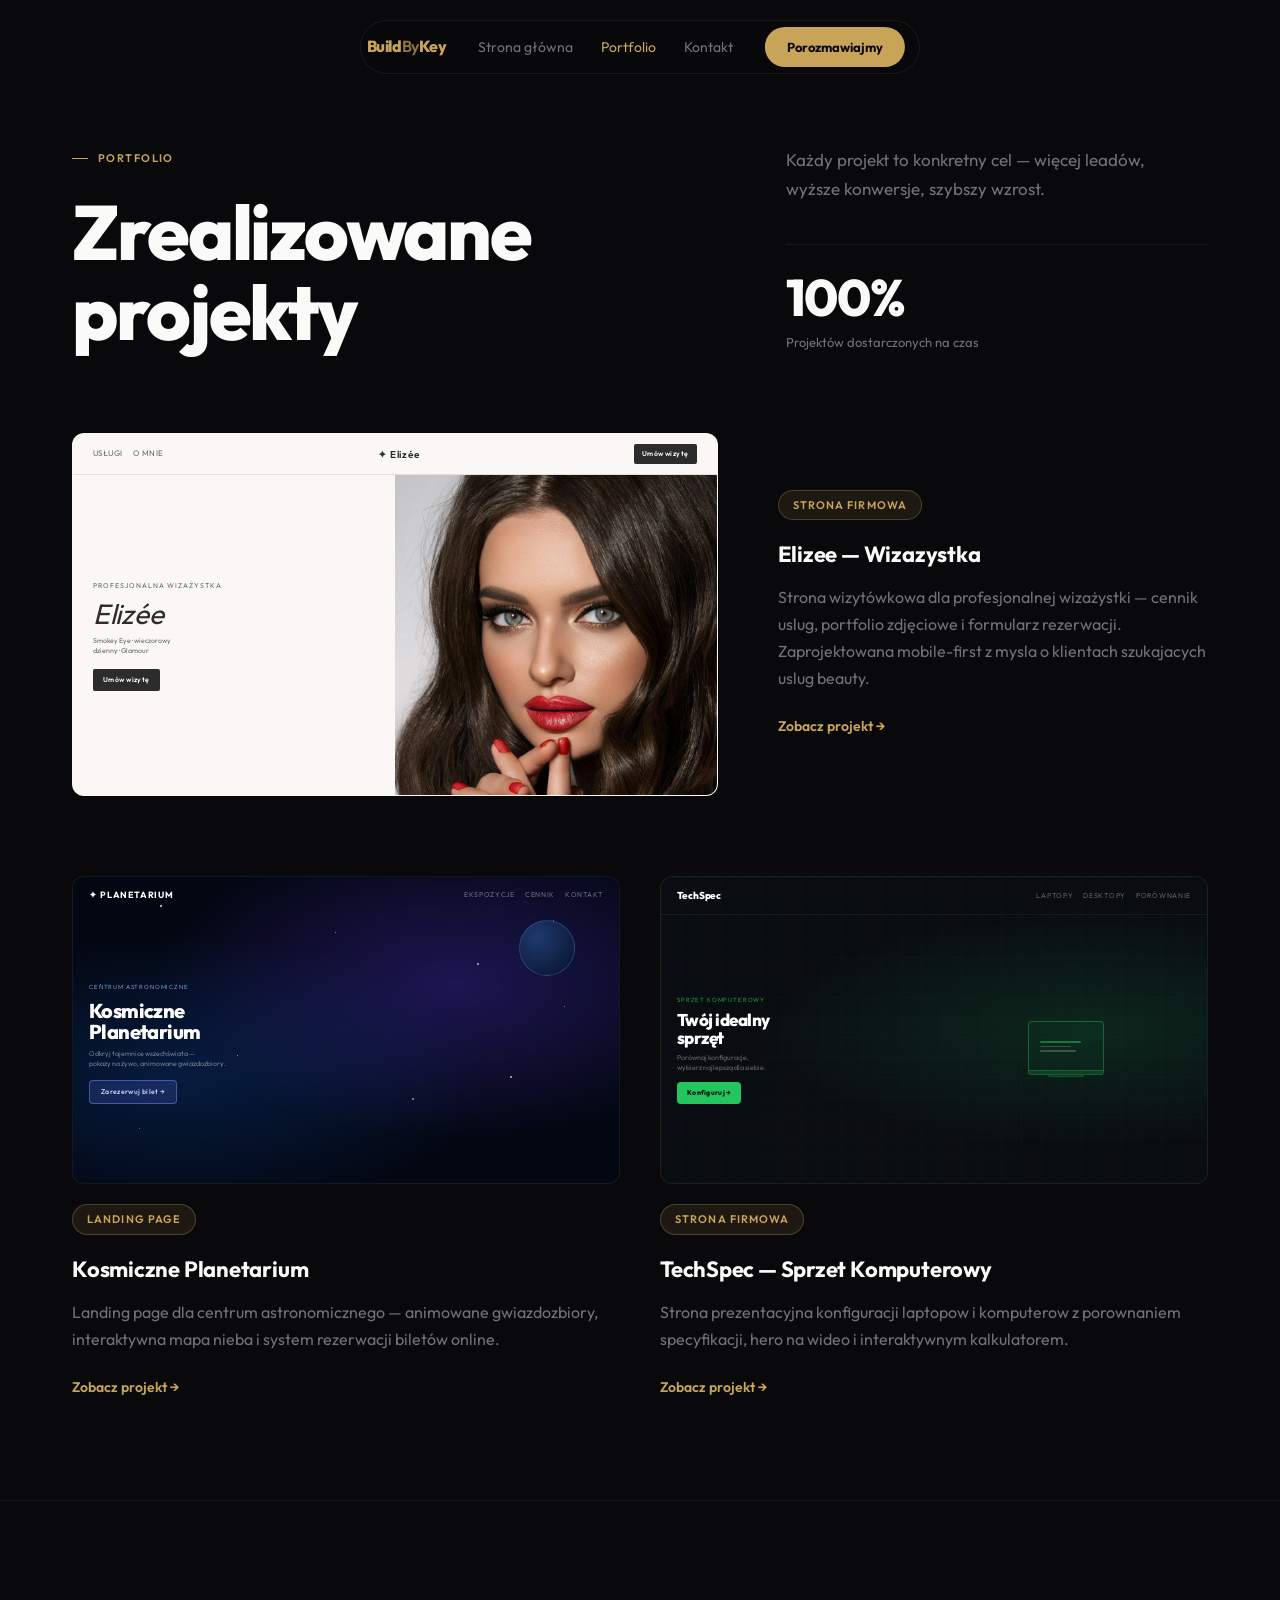
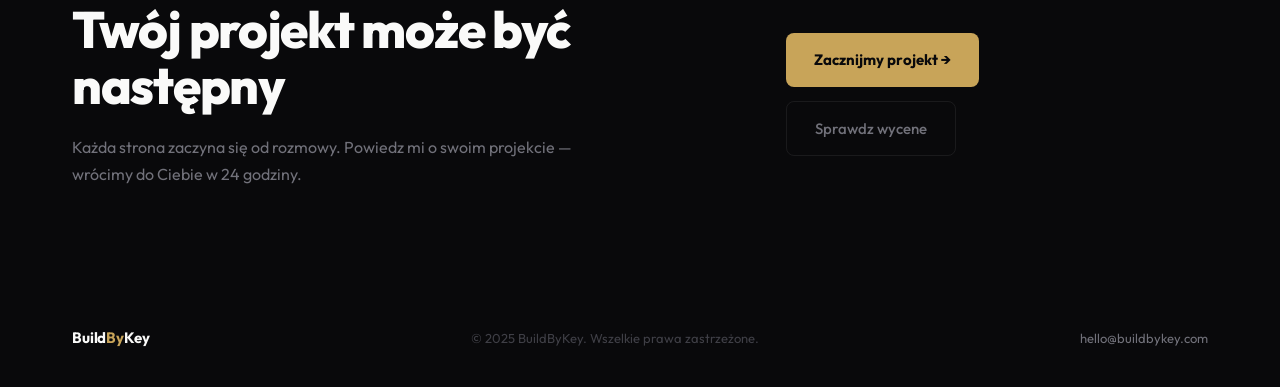
<file: portfolio.html>
<!DOCTYPE html>
<html lang="pl">
<head>
  <meta charset="UTF-8">
  <meta name="viewport" content="width=device-width, initial-scale=1.0">
  <meta name="description" content="Portfolio BuildByKey — zrealizowane projekty stron internetowych, landing page i sklepow e-commerce. Tomasz Klucz.">
  <title>BuildByKey — Portfolio</title>

  <link rel="icon" type="image/svg+xml" href="assets/favicon.svg">
  <link rel="preconnect" href="https://fonts.googleapis.com">
  <link rel="preconnect" href="https://fonts.gstatic.com" crossorigin>
  <link href="https://fonts.googleapis.com/css2?family=Outfit:wght@300;400;500;600;700;800;900&display=swap" rel="stylesheet">

  <style>
    /* ===== RESET ===== */
    *, *::before, *::after { box-sizing: border-box; margin: 0; padding: 0; }

    /* ===== DESIGN SYSTEM ===== */
    :root {
      --bg:            #09090b;
      --surface:       #111113;
      --surface-2:     #18181b;
      --border:        rgba(255, 255, 255, 0.07);
      --border-hover:  rgba(255, 255, 255, 0.14);
      --text:          #fafaf9;
      --text-muted:    #71717a;
      --text-dim:      #3f3f46;
      --accent:        #c8a459;
      --accent-dim:    rgba(200, 164, 89, 0.10);
      --accent-border: rgba(200, 164, 89, 0.30);
    }

    html { scroll-behavior: smooth; }

    body {
      font-family: 'Outfit', sans-serif;
      background: var(--bg);
      color: var(--text);
      line-height: 1.7;
      overflow-x: hidden;
      min-height: 100dvh;
      -webkit-tap-highlight-color: transparent;
    }

    a { color: inherit; text-decoration: none; }

    .container {
      max-width: 1200px;
      margin: 0 auto;
      padding: 0 32px;
    }

    .accent { color: var(--accent); }

    /* ===== NAVBAR ===== */
    .nav {
      position: fixed;
      top: 20px;
      left: 50%;
      transform: translateX(-50%);
      z-index: 100;
      background: rgba(9, 9, 11, 0.95);
      border: 1px solid var(--border);
      border-radius: 100px;
      padding: 6px 14px 6px 6px;
      display: flex;
      align-items: center;
      gap: 32px;
      width: max-content;
      transition: box-shadow 0.3s;
    }

    /* ===== HAMBURGER ===== */
    .nav-hamburger {
      display: none;
      flex-direction: column;
      justify-content: center;
      gap: 5px;
      width: 36px;
      height: 36px;
      padding: 6px;
      border: none;
      background: transparent;
      cursor: pointer;
      min-height: 44px;
      min-width: 44px;
      align-items: center;
    }
    .nav-hamburger span {
      display: block;
      width: 18px;
      height: 1.5px;
      background: var(--text-muted);
      border-radius: 2px;
      transition: transform 0.25s, opacity 0.25s;
      transform-origin: center;
    }
    .nav.menu-open .nav-hamburger span:nth-child(1) { transform: translateY(6.5px) rotate(45deg); }
    .nav.menu-open .nav-hamburger span:nth-child(2) { opacity: 0; transform: scaleX(0); }
    .nav.menu-open .nav-hamburger span:nth-child(3) { transform: translateY(-6.5px) rotate(-45deg); }

    /* Mobile dropdown */
    .nav-mobile-menu {
      display: none;
      position: fixed;
      top: 72px;
      left: 50%;
      transform: translateX(-50%);
      z-index: 99;
      background: rgba(9, 9, 11, 0.98);
      border: 1px solid var(--border);
      border-radius: 16px;
      padding: 8px;
      width: calc(100vw - 40px);
      max-width: 320px;
      flex-direction: column;
      gap: 2px;
    }
    .nav.menu-open ~ .nav-mobile-menu { display: flex; }
    .nav-mobile-menu a {
      font-size: 15px;
      color: var(--text-muted);
      padding: 12px 16px;
      border-radius: 10px;
      display: flex;
      align-items: center;
      min-height: 44px;
      transition: background 0.15s, color 0.15s;
    }
    .nav-mobile-menu a:hover { background: var(--surface); color: var(--text); }
    .nav-mobile-menu .nav-mobile-cta {
      margin-top: 6px;
      background: var(--accent);
      color: #09090b;
      font-weight: 700;
      font-size: 14px;
      border-radius: 10px;
      justify-content: center;
    }
    .nav-mobile-menu .nav-mobile-cta:hover { opacity: 0.9; background: var(--accent); }

    .nav-logo {
      display: flex;
      align-items: center;
      font-size: 16px;
      font-weight: 800;
      letter-spacing: -0.03em;
      color: var(--text);
    }
    .nav-logo .logo-build { color: var(--accent); }
    .nav-logo .logo-by    { color: var(--accent); font-weight: 600; opacity: 0.7; }
    .nav-logo .logo-key   { color: var(--accent); }

    .nav-links {
      display: flex;
      gap: 28px;
      list-style: none;
    }
    .nav-links a {
      font-size: 14px;
      color: var(--text-muted);
      transition: color 0.2s;
    }
    .nav-links a:hover { color: var(--text); }
    .nav-links a.active { color: var(--accent); }

    .nav-cta {
      font-size: 13px;
      font-weight: 700;
      padding: 9px 22px;
      background: var(--accent);
      color: #09090b;
      border-radius: 100px;
      transition: opacity 0.2s, transform 0.15s;
    }
    .nav-cta:hover { opacity: 0.9; transform: translateY(-1px); }
    .nav-cta:active { transform: scale(0.98); }

    /* ===== HERO ===== */
    .page-hero {
      padding-top: 140px;
      padding-bottom: 80px;
    }
    .hero-grid {
      display: grid;
      grid-template-columns: 3fr 2fr;
      gap: 80px;
      align-items: end;
    }

    .section-label {
      display: inline-flex;
      align-items: center;
      gap: 10px;
      font-size: 11px;
      font-weight: 600;
      letter-spacing: 0.13em;
      text-transform: uppercase;
      color: var(--accent);
      margin-bottom: 24px;
    }
    .section-label::before {
      content: '';
      display: inline-block;
      width: 16px;
      height: 1px;
      background: var(--accent);
    }

    .hero-heading {
      font-size: clamp(48px, 6vw, 80px);
      font-weight: 800;
      line-height: 1.05;
      letter-spacing: -0.03em;
    }

    .hero-right-text {
      font-size: 17px;
      color: var(--text-muted);
      line-height: 1.7;
      max-width: 400px;
      margin-bottom: 40px;
    }

    .hero-stat {
      border-top: 1px solid var(--border);
      padding-top: 24px;
    }
    .hero-stat-number {
      font-size: clamp(36px, 4vw, 52px);
      font-weight: 800;
      letter-spacing: -0.025em;
      line-height: 1.1;
      color: var(--text);
    }
    .hero-stat-label {
      font-size: 13px;
      color: var(--text-muted);
      margin-top: 6px;
    }

    /* ===== FILTER BAR ===== */
    .filter-section {
      padding: 0 0 60px;
    }
    .filter-bar {
      display: flex;
      gap: 8px;
      flex-wrap: wrap;
    }
    .filter-btn {
      font-family: 'Outfit', sans-serif;
      font-size: 13px;
      font-weight: 600;
      padding: 10px 22px;
      border-radius: 100px;
      border: 1px solid var(--border);
      background: transparent;
      color: var(--text-muted);
      cursor: pointer;
      transition: background 0.2s, color 0.2s, border-color 0.2s;
    }
    .filter-btn:hover {
      border-color: var(--border-hover);
      color: var(--text);
    }
    .filter-btn.active {
      background: var(--accent);
      color: #09090b;
      border-color: var(--accent);
    }

    /* ===== PORTFOLIO GRID ===== */
    .portfolio-section {
      padding: 0 0 100px;
    }

    .portfolio-item {
      margin-bottom: 80px;
    }
    .portfolio-item:last-child {
      margin-bottom: 0;
    }
    .portfolio-item.hidden {
      display: none;
    }

    /* Featured — first item */
    .portfolio-item.featured .portfolio-item-inner {
      display: grid;
      grid-template-columns: 3fr 2fr;
      gap: 60px;
      align-items: center;
    }

    /* Standard — alternating 2-col */
    .portfolio-grid-row {
      display: grid;
      grid-template-columns: 1fr 1fr;
      gap: 40px;
    }
    .portfolio-grid-row .portfolio-item {
      margin-bottom: 0;
    }

    /* Screenshot placeholder */
    .screenshot-placeholder {
      aspect-ratio: 16 / 9;
      background: var(--surface-2);
      border: 1px solid var(--border);
      border-radius: 12px;
      display: flex;
      align-items: center;
      justify-content: center;
      overflow: hidden;
      transition: border-color 0.3s;
    }
    .screenshot-placeholder:hover {
      border-color: var(--border-hover);
    }
    .screenshot-placeholder span {
      font-size: 11px;
      letter-spacing: 0.1em;
      color: var(--text-dim);
      text-transform: uppercase;
    }

    /* Item details */
    .portfolio-category {
      display: inline-block;
      font-size: 11px;
      font-weight: 600;
      letter-spacing: 0.1em;
      text-transform: uppercase;
      color: var(--accent);
      padding: 5px 14px;
      border: 1px solid var(--accent-border);
      border-radius: 100px;
      background: var(--accent-dim);
      margin-bottom: 16px;
    }
    .portfolio-details { padding-top: 20px; }
    .featured .portfolio-details { padding-top: 0; }

    .portfolio-title {
      font-size: 22px;
      font-weight: 700;
      letter-spacing: -0.01em;
      margin-bottom: 10px;
      color: var(--text);
    }
    .portfolio-desc {
      font-size: 16px;
      color: var(--text-muted);
      line-height: 1.7;
      max-width: 65ch;
      margin-bottom: 20px;
    }

    .portfolio-stats {
      display: flex;
      gap: 24px;
      margin-bottom: 20px;
      flex-wrap: wrap;
    }
    .portfolio-stat-tag {
      font-size: 13px;
      font-weight: 600;
      color: var(--text);
      padding: 6px 16px;
      background: var(--surface);
      border: 1px solid var(--border);
      border-radius: 100px;
    }

    .portfolio-link {
      font-size: 14px;
      font-weight: 600;
      color: var(--accent);
      transition: opacity 0.2s;
    }
    .portfolio-link:hover {
      opacity: 0.8;
      text-decoration: underline;
    }

    /* ===== CTA SECTION ===== */
    .cta-section {
      padding: 100px 0;
      border-top: 1px solid var(--border);
    }
    .cta-grid {
      display: grid;
      grid-template-columns: 3fr 2fr;
      gap: 80px;
      align-items: center;
    }
    .cta-heading {
      font-size: clamp(36px, 4vw, 52px);
      font-weight: 800;
      letter-spacing: -0.025em;
      line-height: 1.1;
      margin-bottom: 20px;
    }
    .cta-body {
      font-size: 16px;
      color: var(--text-muted);
      line-height: 1.7;
      max-width: 500px;
    }
    .cta-buttons {
      display: flex;
      flex-direction: column;
      gap: 14px;
      align-items: flex-start;
    }

    .btn-primary {
      display: inline-flex;
      align-items: center;
      gap: 8px;
      padding: 14px 28px;
      background: var(--accent);
      color: #09090b;
      font-weight: 700;
      font-size: 15px;
      border-radius: 8px;
      transition: opacity 0.2s, transform 0.15s;
    }
    .btn-primary:hover { opacity: 0.9; transform: translateY(-1px); }
    .btn-primary:active { transform: scale(0.98); }

    .btn-ghost {
      display: inline-flex;
      align-items: center;
      gap: 8px;
      padding: 14px 28px;
      border: 1px solid var(--border);
      color: var(--text-muted);
      font-weight: 500;
      font-size: 15px;
      border-radius: 8px;
      transition: border-color 0.2s, color 0.2s;
    }
    .btn-ghost:hover { border-color: var(--border-hover); color: var(--text); }

    /* ===== FOOTER ===== */
    footer { padding: 36px 0; }
    .footer-inner { display: flex; align-items: center; justify-content: space-between; flex-wrap: wrap; gap: 20px; }
    .footer-brand { font-size: 15px; font-weight: 700; letter-spacing: -0.01em; }
    .footer-brand span { color: var(--accent); }
    .footer-copy { font-size: 13px; color: var(--text-dim); }
    .footer-email a { font-size: 13px; color: var(--text-muted); transition: color 0.2s; }
    .footer-email a:hover { color: var(--text); }

    /* ===== SCROLL ANIMATIONS ===== */
    .fade-up {
      opacity: 0;
      transform: translateY(20px);
      transition: opacity 0.55s ease, transform 0.55s ease;
    }
    .fade-up.visible { opacity: 1; transform: translateY(0); }
    .fade-up:nth-child(2) { transition-delay: 0.08s; }
    .fade-up:nth-child(3) { transition-delay: 0.16s; }
    .fade-up:nth-child(4) { transition-delay: 0.24s; }

    @media (prefers-reduced-motion: reduce) {
      .fade-up {
        opacity: 1;
        transform: none;
        transition: none;
      }
    }

    /* ===== RESPONSIVE ===== */
    @media (max-width: 960px) {
      .hero-grid {
        grid-template-columns: 1fr;
        gap: 40px;
      }
      .hero-right-text {
        max-width: 100%;
      }
      .portfolio-item.featured .portfolio-item-inner {
        grid-template-columns: 1fr;
        gap: 32px;
      }
      .portfolio-grid-row {
        grid-template-columns: 1fr;
        gap: 60px;
      }
      .cta-grid {
        grid-template-columns: 1fr;
        gap: 40px;
      }
      .cta-buttons {
        flex-direction: row;
        flex-wrap: wrap;
      }
    }

    @media (max-width: 640px) {
      .container { padding: 0 20px; }
      section, .cta-section { padding: 68px 0; }
      .page-hero { padding-top: 110px; padding-bottom: 48px; }

      /* Navbar mobile */
      .nav {
        gap: 0;
        padding: 8px 8px 8px 18px;
        width: calc(100vw - 40px);
        max-width: 360px;
        justify-content: space-between;
        border-radius: 100px;
      }
      .nav-links { display: none; }
      .nav-cta { display: none; }
      .nav-hamburger { display: flex; }

      .hero-heading {
        font-size: clamp(34px, 9vw, 48px);
      }

      .filter-bar {
        gap: 6px;
      }
      .filter-btn {
        font-size: 12px;
        padding: 8px 16px;
      }

      .portfolio-stats {
        gap: 10px;
      }
      .portfolio-stat-tag {
        font-size: 12px;
        padding: 5px 12px;
      }

      .cta-buttons {
        flex-direction: column;
      }

      .footer-inner {
        flex-direction: column;
        align-items: flex-start;
        gap: 16px;
      }

      /* Touch targets */
      .btn-primary,
      .btn-ghost,
      .nav-cta,
      .filter-btn {
        min-height: 44px;
      }
    }
  </style>
</head>
<body>

  <!-- ===== NAVBAR ===== -->
  <nav class="nav" id="navbar">
    <a href="index.html" class="nav-logo" aria-label="BuildByKey — strona glowna">
      <span class="logo-build">Build</span><span class="logo-by">By</span><span class="logo-key">Key</span>
    </a>
    <ul class="nav-links">
      <li><a href="index.html">Strona g&#322;&#243;wna</a></li>
      <li><a href="portfolio.html" class="active">Portfolio</a></li>
      <li><a href="index.html#contact">Kontakt</a></li>
    </ul>
    <a href="index.html#contact" class="nav-cta">Porozmawiajmy</a>
    <button class="nav-hamburger" aria-label="Menu" aria-expanded="false">
      <span></span>
      <span></span>
      <span></span>
    </button>
  </nav>

  <!-- Mobile dropdown -->
  <div class="nav-mobile-menu">
    <a href="index.html">Strona g&#322;&#243;wna</a>
    <a href="portfolio.html">Portfolio</a>
    <a href="index.html#contact">Kontakt</a>
    <a href="index.html#contact" class="nav-mobile-cta">Porozmawiajmy</a>
  </div>


  <!-- ===== PAGE HERO ===== -->
  <section class="page-hero">
    <div class="container">
      <div class="hero-grid">
        <div class="hero-left fade-up">
          <div class="section-label">Portfolio</div>
          <h1 class="hero-heading">Zrealizowane<br>projekty</h1>
        </div>
        <div class="hero-right fade-up">
          <p class="hero-right-text">Każdy projekt to konkretny cel — więcej leadów, wyższe konwersje, szybszy wzrost.</p>
          <div class="hero-stat">
            <div class="hero-stat-number">100%</div>
            <div class="hero-stat-label">Projektów dostarczonych na czas</div>
          </div>
        </div>
      </div>
    </div>
  </section>





  <!-- ===== PORTFOLIO ===== -->
  <section class="portfolio-section">
    <div class="container">

      <!-- 1. Elizee — FEATURED -->
      <div class="portfolio-item featured fade-up" data-category="firmowa">
        <div class="portfolio-item-inner">
          <div class="screenshot-placeholder" style="background:#FAF7F4;padding:0;overflow:hidden;display:block;">
            <!-- Mini hero mockup Elizée -->
            <div style="background:#FAF7F4;width:100%;height:100%;display:flex;flex-direction:column;font-family:'Outfit',sans-serif;">
              <!-- Mock nav -->
              <div style="display:flex;align-items:center;justify-content:space-between;padding:10px 20px;border-bottom:1px solid #E5DDD6;flex-shrink:0;">
                <div style="display:flex;gap:10px;">
                  <span style="font-size:8px;color:#6B6B6B;letter-spacing:.06em;">Usługi</span>
                  <span style="font-size:8px;color:#6B6B6B;letter-spacing:.06em;">O mnie</span>
                </div>
                <div style="font-size:10px;font-weight:600;color:#2C2C2C;letter-spacing:.08em;">✦ Elizée</div>
                <div style="background:#2C2C2C;color:#FAF7F4;font-size:7px;font-weight:600;padding:4px 8px;border-radius:2px;letter-spacing:.06em;">Umów wizytę</div>
              </div>
              <!-- Mock hero content -->
              <div style="display:grid;grid-template-columns:1fr 1fr;flex:1;overflow:hidden;">
                <!-- Left: text -->
                <div style="padding:16px 20px;display:flex;flex-direction:column;justify-content:center;gap:8px;">
                  <span style="font-size:7px;color:#6B6B6B;letter-spacing:.14em;text-transform:uppercase;">Profesjonalna wizażystka</span>
                  <div style="font-size:28px;font-weight:400;color:#2C2C2C;line-height:1;font-style:italic;letter-spacing:-.01em;">Elizée</div>
                  <p style="font-size:7px;color:#6B6B6B;line-height:1.5;margin:0;">Smokey Eye · wieczorowy<br>dzienny · Glamour</p>
                  <div style="background:#2C2C2C;color:#FAF7F4;font-size:7px;font-weight:600;padding:5px 10px;border-radius:2px;letter-spacing:.06em;align-self:flex-start;margin-top:4px;">Umów wizytę</div>
                </div>
                <!-- Right: photo -->
                <div style="overflow:hidden;">
                  <img src="portfolio/elizee/images/hero-main.jpg" alt="Elizée hero" style="width:100%;height:100%;object-fit:cover;object-position:top center;">
                </div>
              </div>
            </div>
          </div>
          <div class="portfolio-details">
            <div class="portfolio-category">Strona firmowa</div>
            <h3 class="portfolio-title">Elizee — Wizazystka</h3>
            <p class="portfolio-desc">Strona wizytówkowa dla profesjonalnej wizażystki — cennik uslug, portfolio zdjęciowe i formularz rezerwacji. Zaprojektowana mobile-first z mysla o klientach szukajacych uslug beauty.</p>
            <a href="portfolio/elizee/index.html" class="portfolio-link">Zobacz projekt &#8594;</a>
          </div>
        </div>
      </div>

      <!-- Row: Planetarium + TechSpec -->
      <div class="portfolio-grid-row">
        <!-- 2. Kosmiczne Planetarium -->
        <div class="portfolio-item fade-up" data-category="landing">
          <!-- Mini hero mockup Planetarium -->
          <div class="screenshot-placeholder" style="background:#030712;padding:0;overflow:hidden;display:block;">
            <div style="width:100%;height:100%;display:flex;flex-direction:column;position:relative;overflow:hidden;">
              <!-- Nebula bg -->
              <div style="position:absolute;inset:0;background:radial-gradient(ellipse at 70% 35%, rgba(88,56,230,0.3) 0%, transparent 55%), radial-gradient(ellipse at 20% 65%, rgba(14,100,220,0.22) 0%, transparent 50%);"></div>
              <!-- Stars -->
              <span style="position:absolute;top:9%;left:16%;width:2px;height:2px;background:#fff;border-radius:50%;opacity:.9;"></span>
              <span style="position:absolute;top:18%;left:48%;width:1px;height:1px;background:#fff;border-radius:50%;opacity:.65;"></span>
              <span style="position:absolute;top:28%;left:74%;width:2px;height:2px;background:#e0e8ff;border-radius:50%;opacity:.8;"></span>
              <span style="position:absolute;top:42%;left:90%;width:1px;height:1px;background:#fff;border-radius:50%;opacity:.55;"></span>
              <span style="position:absolute;top:58%;left:30%;width:1px;height:1px;background:#fff;border-radius:50%;opacity:.7;"></span>
              <span style="position:absolute;top:72%;left:62%;width:2px;height:2px;background:#fff;border-radius:50%;opacity:.6;"></span>
              <span style="position:absolute;top:82%;left:12%;width:1px;height:1px;background:#fff;border-radius:50%;opacity:.5;"></span>
              <span style="position:absolute;top:14%;left:88%;width:1px;height:1px;background:#c8d0ff;border-radius:50%;opacity:.7;"></span>
              <span style="position:absolute;top:65%;left:80%;width:2px;height:2px;background:#fff;border-radius:50%;opacity:.75;"></span>
              <span style="position:absolute;top:35%;left:5%;width:1px;height:1px;background:#fff;border-radius:50%;opacity:.6;"></span>
              <!-- Planet -->
              <div style="position:absolute;top:14%;right:8%;width:56px;height:56px;border-radius:50%;background:radial-gradient(circle at 32% 30%, #1e3a6e, #07102a);border:1px solid rgba(120,150,255,0.25);"></div>
              <!-- Nav -->
              <div style="position:relative;z-index:1;display:flex;align-items:center;justify-content:space-between;padding:10px 16px;flex-shrink:0;">
                <div style="font-size:9px;font-weight:700;color:#fff;letter-spacing:.07em;">✦ PLANETARIUM</div>
                <div style="display:flex;gap:10px;">
                  <span style="font-size:7px;color:rgba(255,255,255,.4);">Ekspozycje</span>
                  <span style="font-size:7px;color:rgba(255,255,255,.4);">Cennik</span>
                  <span style="font-size:7px;color:rgba(255,255,255,.4);">Kontakt</span>
                </div>
              </div>
              <!-- Hero text -->
              <div style="position:relative;z-index:1;padding:6px 16px 16px;flex:1;display:flex;flex-direction:column;justify-content:center;">
                <span style="font-size:6px;color:rgba(160,185,255,0.75);letter-spacing:.14em;text-transform:uppercase;margin-bottom:7px;display:block;">Centrum Astronomiczne</span>
                <div style="font-size:20px;font-weight:800;color:#fff;line-height:1.05;letter-spacing:-.03em;margin-bottom:7px;">Kosmiczne<br>Planetarium</div>
                <p style="font-size:7px;color:rgba(255,255,255,.45);line-height:1.5;margin:0 0 10px;max-width:55%;">Odkryj tajemnice wszechświata —<br>pokazy na żywo, animowane gwiazdozbiory.</p>
                <div style="background:rgba(100,120,255,0.18);border:1px solid rgba(120,150,255,0.45);color:rgba(190,205,255,0.95);font-size:7px;font-weight:600;padding:5px 11px;border-radius:4px;align-self:flex-start;letter-spacing:.05em;">Zarezerwuj bilet →</div>
              </div>
            </div>
          </div>
          <div class="portfolio-details">
            <div class="portfolio-category">Landing Page</div>
            <h3 class="portfolio-title">Kosmiczne Planetarium</h3>
            <p class="portfolio-desc">Landing page dla centrum astronomicznego — animowane gwiazdozbiory, interaktywna mapa nieba i system rezerwacji biletów online.</p>
            <a href="portfolio/planetarium.html" class="portfolio-link">Zobacz projekt &#8594;</a>
          </div>
        </div>

        <!-- 3. TechSpec — Sprzet Komputerowy -->
        <div class="portfolio-item fade-up" data-category="firmowa">
          <!-- Mini hero mockup TechSpec -->
          <div class="screenshot-placeholder" style="background:#0a0d12;padding:0;overflow:hidden;display:block;">
            <div style="width:100%;height:100%;display:flex;flex-direction:column;position:relative;overflow:hidden;">
              <!-- Grid pattern -->
              <svg style="position:absolute;inset:0;width:100%;height:100%;opacity:.09;" xmlns="http://www.w3.org/2000/svg"><defs><pattern id="ts-grid" width="20" height="20" patternUnits="userSpaceOnUse"><path d="M 20 0 L 0 0 0 20" fill="none" stroke="#22c55e" stroke-width=".6"/></pattern></defs><rect width="100%" height="100%" fill="url(#ts-grid)"/></svg>
              <!-- Glow -->
              <div style="position:absolute;inset:0;background:radial-gradient(ellipse at 78% 50%, rgba(34,197,94,0.14) 0%, transparent 55%);"></div>
              <!-- Nav -->
              <div style="position:relative;z-index:1;display:flex;align-items:center;justify-content:space-between;padding:10px 16px;border-bottom:1px solid rgba(255,255,255,0.06);flex-shrink:0;">
                <div style="font-size:10px;font-weight:800;color:#fff;letter-spacing:-.01em;">TechSpec</div>
                <div style="display:flex;gap:10px;">
                  <span style="font-size:7px;color:rgba(255,255,255,.35);">Laptopy</span>
                  <span style="font-size:7px;color:rgba(255,255,255,.35);">Desktopy</span>
                  <span style="font-size:7px;color:rgba(255,255,255,.35);">Porównanie</span>
                </div>
              </div>
              <!-- Hero: 2 col -->
              <div style="position:relative;z-index:1;display:grid;grid-template-columns:1fr 1fr;flex:1;padding:14px 16px;gap:12px;align-items:center;">
                <!-- Left text -->
                <div style="display:flex;flex-direction:column;gap:6px;">
                  <span style="font-size:6px;color:rgba(34,197,94,0.75);letter-spacing:.14em;text-transform:uppercase;">Sprzęt komputerowy</span>
                  <div style="font-size:17px;font-weight:800;color:#fff;line-height:1.05;letter-spacing:-.03em;">Twój idealny<br>sprzęt</div>
                  <p style="font-size:7px;color:rgba(255,255,255,.38);line-height:1.4;margin:0;">Porównaj konfiguracje,<br>wybierz najlepszą dla siebie.</p>
                  <div style="background:#22c55e;color:#030a06;font-size:7px;font-weight:700;padding:5px 10px;border-radius:4px;align-self:flex-start;letter-spacing:.04em;margin-top:3px;">Konfiguruj →</div>
                </div>
                <!-- Right: laptop illustration -->
                <div style="display:flex;align-items:center;justify-content:center;">
                  <div style="position:relative;width:76px;">
                    <!-- Screen -->
                    <div style="width:76px;height:50px;border:1.5px solid rgba(34,197,94,0.4);border-radius:4px 4px 0 0;background:rgba(34,197,94,0.04);display:flex;align-items:center;justify-content:center;overflow:hidden;">
                      <div style="width:52px;height:30px;display:flex;flex-direction:column;gap:3px;justify-content:center;">
                        <div style="height:2px;background:rgba(34,197,94,0.5);border-radius:1px;width:80%;"></div>
                        <div style="height:1.5px;background:rgba(255,255,255,0.2);border-radius:1px;width:60%;"></div>
                        <div style="height:1.5px;background:rgba(255,255,255,0.2);border-radius:1px;width:70%;"></div>
                      </div>
                    </div>
                    <!-- Base -->
                    <div style="height:4px;background:rgba(34,197,94,0.2);border-radius:0 0 3px 3px;border:1px solid rgba(34,197,94,0.25);border-top:none;"></div>
                    <div style="height:2px;width:36px;background:rgba(34,197,94,0.15);border-radius:0 0 4px 4px;margin:0 auto;border:1px solid rgba(34,197,94,0.2);border-top:none;"></div>
                  </div>
                </div>
              </div>
            </div>
          </div>
          <div class="portfolio-details">
            <div class="portfolio-category">Strona firmowa</div>
            <h3 class="portfolio-title">TechSpec — Sprzet Komputerowy</h3>
            <p class="portfolio-desc">Strona prezentacyjna konfiguracji laptopow i komputerow z porownaniem specyfikacji, hero na wideo i interaktywnym kalkulatorem.</p>
            <a href="portfolio/computer.html" class="portfolio-link">Zobacz projekt &#8594;</a>
          </div>
        </div>
      </div>

    </div>
  </section>


  <!-- ===== CTA SECTION ===== -->
  <section class="cta-section">
    <div class="container">
      <div class="cta-grid">
        <div class="cta-left fade-up">
          <h2 class="cta-heading">Twój projekt może być następny</h2>
          <p class="cta-body">Każda strona zaczyna się od rozmowy. Powiedz mi o swoim projekcie — wrócimy do Ciebie w 24 godziny.</p>
        </div>
        <div class="cta-buttons fade-up">
          <a href="index.html#contact" class="btn-primary">Zacznijmy projekt &#8594;</a>
          <a href="index.html#pricing" class="btn-ghost">Sprawdz wycene</a>
        </div>
      </div>
    </div>
  </section>


  <!-- ===== FOOTER ===== -->
  <footer>
    <div class="container">
      <div class="footer-inner">
        <span class="footer-brand">Build<span>By</span>Key</span>
        <span class="footer-copy">&copy; 2025 BuildByKey. Wszelkie prawa zastrzeżone.</span>
        <span class="footer-email"><a href="mailto:hello@buildbykey.com">hello@buildbykey.com</a></span>
      </div>
    </div>
  </footer>


  <script>
    /* ===== HAMBURGER TOGGLE ===== */
    const hamburger = document.querySelector('.nav-hamburger');
    const nav = document.querySelector('.nav');
    if (hamburger) {
      hamburger.addEventListener('click', () => {
        const open = nav.classList.toggle('menu-open');
        hamburger.setAttribute('aria-expanded', open);
      });
    }

    /* ===== FILTER LOGIC ===== */
    const filterBtns = document.querySelectorAll('.filter-btn');
    const portfolioItems = document.querySelectorAll('.portfolio-item[data-category]');
    const gridRows = document.querySelectorAll('.portfolio-grid-row');

    filterBtns.forEach(btn => {
      btn.addEventListener('click', () => {
        // Update active state
        filterBtns.forEach(b => b.classList.remove('active'));
        btn.classList.add('active');

        const filter = btn.getAttribute('data-filter');

        // Show/hide individual items
        portfolioItems.forEach(item => {
          if (filter === 'all' || item.getAttribute('data-category') === filter) {
            item.classList.remove('hidden');
          } else {
            item.classList.add('hidden');
          }
        });

        // Show/hide grid rows if all children are hidden
        gridRows.forEach(row => {
          const visibleChildren = row.querySelectorAll('.portfolio-item:not(.hidden)');
          row.style.display = visibleChildren.length === 0 ? 'none' : '';
        });
      });
    });

    /* ===== SCROLL REVEAL ===== */
    const fadeObserver = new IntersectionObserver((entries) => {
      entries.forEach(e => {
        if (e.isIntersecting) {
          e.target.classList.add('visible');
          fadeObserver.unobserve(e.target);
        }
      });
    }, { threshold: 0.1 });

    document.querySelectorAll('.fade-up').forEach(el => fadeObserver.observe(el));

    /* ===== CLOSE MOBILE MENU ON LINK CLICK ===== */
    document.querySelectorAll('.nav-mobile-menu a').forEach(link => {
      link.addEventListener('click', () => {
        nav.classList.remove('menu-open');
        hamburger.setAttribute('aria-expanded', 'false');
      });
    });
  </script>

</body>
</html>
</file>
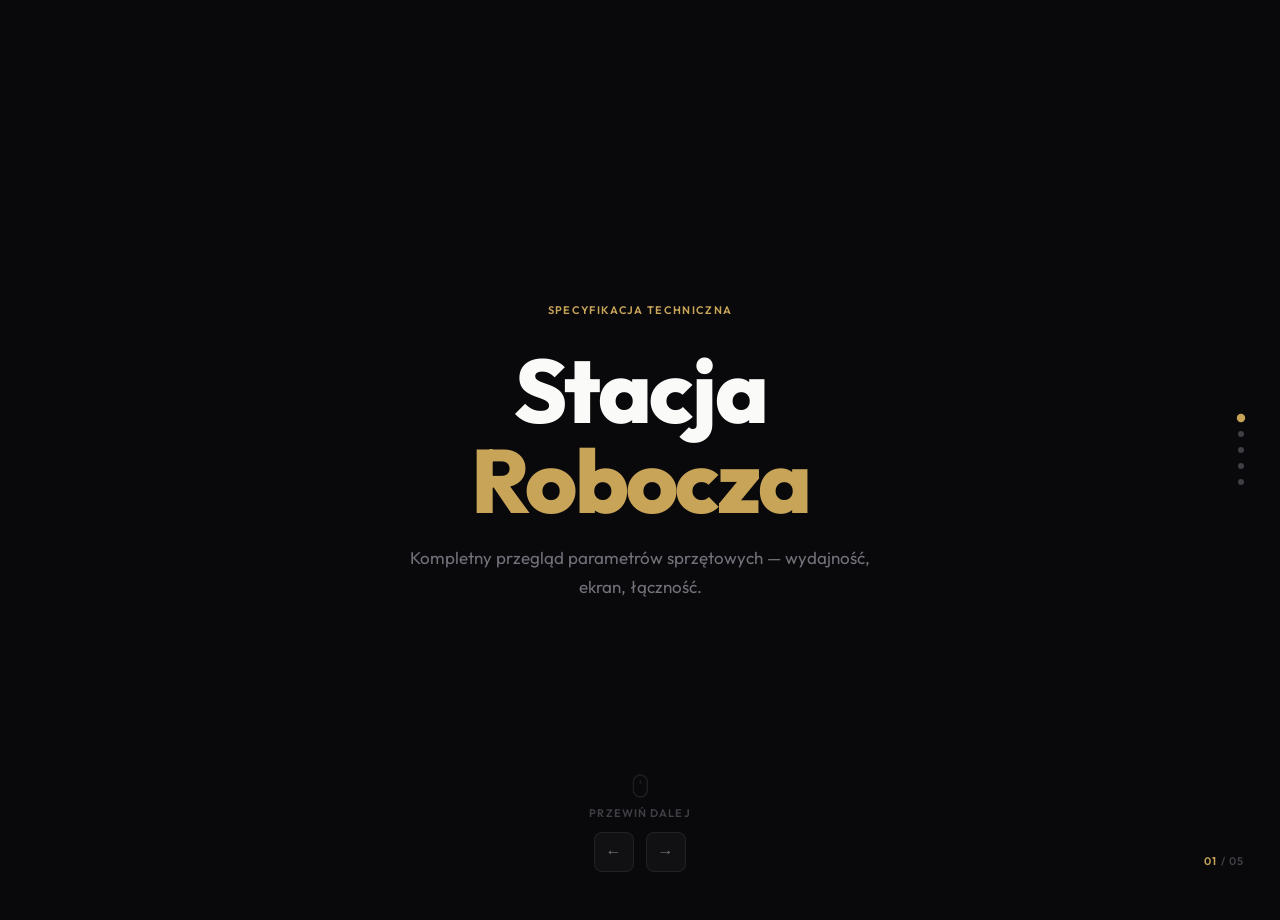
<file: presentation.html>
<!DOCTYPE html>
<html lang="pl">
<head>
  <meta charset="UTF-8">
  <meta name="viewport" content="width=device-width, initial-scale=1.0">
  <title>Specyfikacja — Stacja Robocza</title>
  <link rel="preconnect" href="https://fonts.googleapis.com">
  <link rel="preconnect" href="https://fonts.gstatic.com" crossorigin>
  <link href="https://fonts.googleapis.com/css2?family=Outfit:wght@300;400;600;700;800&display=swap" rel="stylesheet">
  <style>
    *, *::before, *::after { box-sizing: border-box; margin: 0; padding: 0; }

    :root {
      --bg:           #09090b;
      --surface:      #111113;
      --surface-2:    #18181b;
      --border:       rgba(255,255,255,0.07);
      --border-hover: rgba(255,255,255,0.14);
      --text:         #fafaf9;
      --text-muted:   #71717a;
      --text-dim:     #3f3f46;
      --accent:       #c8a459;
      --accent-dim:   rgba(200,164,89,0.10);
      --accent-border: rgba(200,164,89,0.28);
    }

    html, body {
      width: 100%; height: 100%;
      background: var(--bg);
      color: var(--text);
      font-family: 'Outfit', sans-serif;
      overflow: hidden;
    }

    /* ── Slides ── */
    .deck {
      width: 100%; height: 100%;
      position: relative;
    }

    .slide {
      position: absolute; inset: 0;
      display: flex; align-items: center; justify-content: center;
      opacity: 0;
      pointer-events: none;
      transition: opacity 0.6s cubic-bezier(0.4,0,0.2,1),
                  transform 0.6s cubic-bezier(0.4,0,0.2,1);
      transform: translateY(20px);
    }
    .slide.active {
      opacity: 1;
      pointer-events: all;
      transform: translateY(0);
    }
    .slide.exit {
      opacity: 0;
      transform: translateY(-20px);
    }

    /* ── Nav dots ── */
    .nav-dots {
      position: fixed; right: 36px; top: 50%; transform: translateY(-50%);
      display: flex; flex-direction: column; gap: 10px;
      z-index: 100;
    }
    .dot {
      width: 6px; height: 6px;
      border-radius: 50%;
      background: var(--text-dim);
      cursor: pointer;
      transition: background 0.3s, transform 0.3s;
    }
    .dot.active {
      background: var(--accent);
      transform: scale(1.4);
    }

    /* ── Slide counter ── */
    .counter {
      position: fixed; bottom: 32px; right: 36px;
      font-size: 11px; font-weight: 600; letter-spacing: 0.1em;
      color: var(--text-dim);
      z-index: 100;
    }
    .counter span { color: var(--accent); }

    /* ── Arrow nav ── */
    .arrow {
      position: fixed; bottom: 28px; left: 50%; transform: translateX(-50%);
      display: flex; gap: 12px; z-index: 100;
    }
    .arrow-btn {
      width: 40px; height: 40px;
      border: 1px solid var(--border);
      background: var(--surface);
      color: var(--text-muted);
      border-radius: 8px;
      cursor: pointer;
      display: flex; align-items: center; justify-content: center;
      transition: border-color 0.2s, color 0.2s, transform 0.15s;
      font-size: 16px;
    }
    .arrow-btn:hover {
      border-color: var(--accent-border);
      color: var(--accent);
      transform: translateY(-1px);
    }
    .arrow-btn:active { transform: scale(0.97); }

    /* ── Label tag ── */
    .label {
      display: inline-flex; align-items: center; gap: 10px;
      font-size: 11px; font-weight: 600; letter-spacing: 0.12em;
      text-transform: uppercase; color: var(--accent);
      margin-bottom: 28px;
    }
    .label::before {
      content: '';
      display: block; width: 20px; height: 1px;
      background: var(--accent);
    }

    /* ── Container ── */
    .container {
      max-width: 1100px;
      width: 100%;
      padding: 0 48px;
    }

    /* ━━━━━━━━━━━━━━━━━━━━━━━━━━━━━━━━
       SLIDE 1 — VIDEO HERO
    ━━━━━━━━━━━━━━━━━━━━━━━━━━━━━━━━ */
    #slide-1 {
      flex-direction: column;
      overflow: hidden;
    }
    .video-bg {
      position: absolute; inset: 0;
      z-index: 0;
    }
    .video-bg video {
      width: 100%; height: 100%;
      object-fit: cover;
      opacity: 0.22;
      filter: grayscale(40%);
    }
    .video-bg::after {
      content: '';
      position: absolute; inset: 0;
      background: linear-gradient(
        to bottom,
        var(--bg) 0%,
        transparent 30%,
        transparent 70%,
        var(--bg) 100%
      );
    }
    .hero-content {
      position: relative; z-index: 1;
      text-align: center;
    }
    .hero-content .label { justify-content: center; }
    .hero-content .label::before { display: none; }
    .hero-title {
      font-size: clamp(52px, 7vw, 96px);
      font-weight: 800;
      letter-spacing: -0.03em;
      line-height: 1;
      color: var(--text);
      margin-bottom: 20px;
    }
    .hero-title em {
      font-style: normal;
      color: var(--accent);
    }
    .hero-sub {
      font-size: 17px;
      color: var(--text-muted);
      max-width: 480px;
      margin: 0 auto;
      line-height: 1.7;
    }
    .scroll-hint {
      position: absolute; bottom: 80px; left: 50%; transform: translateX(-50%);
      z-index: 1;
      display: flex; flex-direction: column; align-items: center; gap: 8px;
      font-size: 11px; font-weight: 600; letter-spacing: 0.1em; text-transform: uppercase;
      color: var(--text-dim);
      animation: float 2.4s ease-in-out infinite;
    }
    .scroll-hint svg { opacity: 0.4; }
    @keyframes float {
      0%,100% { transform: translateX(-50%) translateY(0); }
      50%      { transform: translateX(-50%) translateY(6px); }
    }

    /* ━━━━━━━━━━━━━━━━━━━━━━━━━━━━━━━━
       SLIDE 2 — OVERVIEW SPLIT
    ━━━━━━━━━━━━━━━━━━━━━━━━━━━━━━━━ */
    .split {
      display: grid;
      grid-template-columns: 1fr 1fr;
      gap: 80px;
      align-items: center;
    }
    .split-left h2 {
      font-size: clamp(36px, 4vw, 56px);
      font-weight: 800;
      letter-spacing: -0.025em;
      line-height: 1.1;
      margin-bottom: 20px;
    }
    .split-left p {
      font-size: 16px;
      color: var(--text-muted);
      line-height: 1.75;
      max-width: 42ch;
    }
    .model-badge {
      display: inline-block;
      margin-top: 32px;
      padding: 10px 20px;
      border: 1px solid var(--accent-border);
      background: var(--accent-dim);
      border-radius: 8px;
      font-size: 13px;
      font-weight: 600;
      color: var(--accent);
      letter-spacing: 0.04em;
    }

    .spec-grid {
      display: grid;
      grid-template-columns: 1fr 1fr;
      gap: 1px;
      background: var(--border);
      border: 1px solid var(--border);
      border-radius: 12px;
      overflow: hidden;
    }
    .spec-cell {
      background: var(--surface);
      padding: 24px 22px;
      transition: background 0.2s;
    }
    .spec-cell:hover { background: var(--surface-2); }
    .spec-cell-label {
      font-size: 10px;
      font-weight: 600;
      letter-spacing: 0.12em;
      text-transform: uppercase;
      color: var(--text-dim);
      margin-bottom: 6px;
    }
    .spec-cell-value {
      font-size: 15px;
      font-weight: 600;
      color: var(--text);
      line-height: 1.3;
    }
    .spec-cell-value small {
      display: block;
      font-size: 12px;
      font-weight: 400;
      color: var(--text-muted);
      margin-top: 2px;
    }

    /* ━━━━━━━━━━━━━━━━━━━━━━━━━━━━━━━━
       SLIDE 3 — CPU + GPU
    ━━━━━━━━━━━━━━━━━━━━━━━━━━━━━━━━ */
    .full-center {
      width: 100%; display: flex; flex-direction: column;
    }
    .slide-heading {
      font-size: clamp(28px, 3.5vw, 44px);
      font-weight: 800;
      letter-spacing: -0.025em;
      margin-bottom: 48px;
    }
    .divider-list {
      display: flex; flex-direction: column;
    }
    .divider-row {
      display: grid;
      grid-template-columns: 220px 1fr auto;
      align-items: center;
      gap: 32px;
      padding: 24px 0;
      border-bottom: 1px solid var(--border);
      transition: border-color 0.2s;
    }
    .divider-row:first-child { border-top: 1px solid var(--border); }
    .divider-row:hover { border-bottom-color: var(--accent-border); }
    .divider-row-name {
      font-size: 11px;
      font-weight: 600;
      letter-spacing: 0.1em;
      text-transform: uppercase;
      color: var(--text-muted);
    }
    .divider-row-value {
      font-size: 17px;
      font-weight: 700;
      color: var(--text);
    }
    .divider-row-value span {
      font-size: 13px;
      font-weight: 400;
      color: var(--text-muted);
      margin-left: 8px;
    }
    .bar-wrap {
      width: 140px;
    }
    .bar-track {
      height: 3px;
      background: var(--surface-2);
      border-radius: 100px;
      overflow: hidden;
    }
    .bar-fill {
      height: 100%;
      background: var(--accent);
      border-radius: 100px;
      transition: width 0.8s cubic-bezier(0.4,0,0.2,1) 0.2s;
      width: 0;
    }
    .slide.active .bar-fill { width: var(--w); }

    /* ━━━━━━━━━━━━━━━━━━━━━━━━━━━━━━━━
       SLIDE 4 — EKRAN + ŁĄCZNOŚĆ
    ━━━━━━━━━━━━━━━━━━━━━━━━━━━━━━━━ */
    .two-col {
      display: grid;
      grid-template-columns: 1fr 1fr;
      gap: 48px;
    }
    .panel {
      background: var(--surface);
      border: 1px solid var(--border);
      border-radius: 16px;
      padding: 40px 36px;
    }
    .panel-title {
      font-size: 11px;
      font-weight: 600;
      letter-spacing: 0.12em;
      text-transform: uppercase;
      color: var(--accent);
      margin-bottom: 32px;
      display: flex; align-items: center; gap: 10px;
    }
    .panel-title::before {
      content: ''; width: 16px; height: 1px; background: var(--accent);
    }
    .stat-block {
      margin-bottom: 28px;
    }
    .stat-block:last-child { margin-bottom: 0; }
    .stat-num {
      font-size: clamp(32px, 3.5vw, 44px);
      font-weight: 800;
      letter-spacing: -0.03em;
      color: var(--text);
      line-height: 1;
    }
    .stat-num sub {
      font-size: 16px;
      font-weight: 400;
      color: var(--text-muted);
      vertical-align: baseline;
      margin-left: 4px;
    }
    .stat-desc {
      font-size: 13px;
      color: var(--text-muted);
      margin-top: 4px;
    }
    .chip-list {
      display: flex; flex-wrap: wrap; gap: 8px;
      margin-top: 8px;
    }
    .chip {
      padding: 5px 12px;
      border: 1px solid var(--border);
      border-radius: 100px;
      font-size: 12px;
      font-weight: 600;
      color: var(--text-muted);
      background: var(--surface-2);
    }

    /* ━━━━━━━━━━━━━━━━━━━━━━━━━━━━━━━━
       SLIDE 5 — PODSUMOWANIE
    ━━━━━━━━━━━━━━━━━━━━━━━━━━━━━━━━ */
    .summary-grid {
      display: grid;
      grid-template-columns: repeat(3, 1fr);
      gap: 1px;
      background: var(--border);
      border: 1px solid var(--border);
      border-radius: 16px;
      overflow: hidden;
      margin-top: 48px;
    }
    .sum-cell {
      background: var(--surface);
      padding: 36px 32px;
      transition: background 0.2s;
    }
    .sum-cell:hover { background: var(--surface-2); }
    .sum-icon {
      width: 36px; height: 36px;
      background: var(--accent-dim);
      border: 1px solid var(--accent-border);
      border-radius: 8px;
      display: flex; align-items: center; justify-content: center;
      margin-bottom: 16px;
    }
    .sum-icon svg { stroke: var(--accent); }
    .sum-label {
      font-size: 11px;
      font-weight: 600;
      letter-spacing: 0.1em;
      text-transform: uppercase;
      color: var(--text-dim);
      margin-bottom: 8px;
    }
    .sum-val {
      font-size: 20px;
      font-weight: 700;
      color: var(--text);
    }
    .sum-sub {
      font-size: 13px;
      color: var(--text-muted);
      margin-top: 4px;
    }

    /* ── Progress bar top ── */
    .progress-line {
      position: fixed; top: 0; left: 0;
      height: 2px;
      background: var(--accent);
      transition: width 0.5s cubic-bezier(0.4,0,0.2,1);
      z-index: 200;
    }

    @media (max-width: 768px) {
      .split, .two-col { grid-template-columns: 1fr; gap: 32px; }
      .summary-grid { grid-template-columns: 1fr; }
      .divider-row { grid-template-columns: 1fr 1fr; }
      .bar-wrap { display: none; }
      .container { padding: 0 24px; }
    }
  </style>
</head>
<body>

<div class="progress-line" id="progress"></div>

<div class="deck" id="deck">

  <!-- ══ SLIDE 1 — HERO VIDEO ══ -->
  <section class="slide active" id="slide-1">
    <div class="video-bg">
      <video autoplay muted loop playsinline>
        <source src="C:/Users/tomci/Downloads/portfolio 2.mp4" type="video/mp4">
      </video>
    </div>
    <div class="hero-content">
      <div class="label">Specyfikacja techniczna</div>
      <h1 class="hero-title">Stacja<br><em>Robocza</em></h1>
      <p class="hero-sub">Kompletny przegląd parametrów sprzętowych — wydajność, ekran, łączność.</p>
    </div>
    <div class="scroll-hint">
      <svg width="16" height="24" viewBox="0 0 16 24" fill="none" stroke="currentColor" stroke-width="1.5">
        <rect x="1" y="1" width="14" height="22" rx="7"/>
        <line x1="8" y1="6" x2="8" y2="10"/>
      </svg>
      Przewiń dalej
    </div>
  </section>

  <!-- ══ SLIDE 2 — PRZEGLĄD ══ -->
  <section class="slide" id="slide-2">
    <div class="container">
      <div class="split">
        <div class="split-left">
          <div class="label">Przegląd</div>
          <h2 class="slide-heading" style="margin-bottom:16px;">Laptop<br>Deweloperski</h2>
          <p>Maszyna zaprojektowana z myślą o wielogodzinnej pracy twórczej — kodowaniu, edycji wideo, projektowaniu grafiki i obsłudze wielu aplikacji jednocześnie.</p>
          <div class="model-badge">Dell XPS 15 9530 — 2024</div>
        </div>
        <div class="spec-grid">
          <div class="spec-cell">
            <div class="spec-cell-label">Procesor</div>
            <div class="spec-cell-value">Intel Core i9<small>13. generacja · 24 rdzenie</small></div>
          </div>
          <div class="spec-cell">
            <div class="spec-cell-label">Pamięć RAM</div>
            <div class="spec-cell-value">64 GB<small>DDR5 · 5200 MHz</small></div>
          </div>
          <div class="spec-cell">
            <div class="spec-cell-label">Karta graficzna</div>
            <div class="spec-cell-value">RTX 4070<small>8 GB GDDR6 · Laptop GPU</small></div>
          </div>
          <div class="spec-cell">
            <div class="spec-cell-label">Dysk SSD</div>
            <div class="spec-cell-value">2 TB<small>NVMe PCIe 4.0 · 7000 MB/s</small></div>
          </div>
          <div class="spec-cell">
            <div class="spec-cell-label">Ekran</div>
            <div class="spec-cell-value">15.6" OLED<small>3.5K · 120 Hz · VESA HDR 500</small></div>
          </div>
          <div class="spec-cell">
            <div class="spec-cell-label">Bateria</div>
            <div class="spec-cell-value">86 Wh<small>do ~10h pracy biurowej</small></div>
          </div>
        </div>
      </div>
    </div>
  </section>

  <!-- ══ SLIDE 3 — CPU / GPU / PAMIĘĆ ══ -->
  <section class="slide" id="slide-3">
    <div class="container">
      <div class="full-center">
        <div class="label">Wydajność</div>
        <h2 class="slide-heading">Rdzeń systemu</h2>
        <div class="divider-list">
          <div class="divider-row">
            <div class="divider-row-name">Procesor</div>
            <div class="divider-row-value">Intel Core i9-13900H <span>5.4 GHz Turbo · 24 rdzenie / 32 wątki · 45 W TDP</span></div>
            <div class="bar-wrap"><div class="bar-track"><div class="bar-fill" style="--w:93%"></div></div></div>
          </div>
          <div class="divider-row">
            <div class="divider-row-name">Karta graficzna</div>
            <div class="divider-row-value">NVIDIA RTX 4070 <span>8 GB GDDR6 · 3584 CUDA Cores · DLSS 3</span></div>
            <div class="bar-wrap"><div class="bar-track"><div class="bar-fill" style="--w:86%"></div></div></div>
          </div>
          <div class="divider-row">
            <div class="divider-row-name">Pamięć RAM</div>
            <div class="divider-row-value">64 GB DDR5 <span>Dual-channel · 5200 MHz · LPDDR5</span></div>
            <div class="bar-wrap"><div class="bar-track"><div class="bar-fill" style="--w:90%"></div></div></div>
          </div>
          <div class="divider-row">
            <div class="divider-row-name">Dysk główny</div>
            <div class="divider-row-value">2 TB NVMe SSD <span>PCIe Gen 4 · Odczyt 7 000 MB/s · Zapis 6 500 MB/s</span></div>
            <div class="bar-wrap"><div class="bar-track"><div class="bar-fill" style="--w:88%"></div></div></div>
          </div>
          <div class="divider-row">
            <div class="divider-row-name">Intel Iris Xe</div>
            <div class="divider-row-value">Grafika zintegrowana <span>tryb oszczędzania energii · automatyczne przełączanie GPU</span></div>
            <div class="bar-wrap"><div class="bar-track"><div class="bar-fill" style="--w:45%"></div></div></div>
          </div>
        </div>
      </div>
    </div>
  </section>

  <!-- ══ SLIDE 4 — EKRAN + ŁĄCZNOŚĆ ══ -->
  <section class="slide" id="slide-4">
    <div class="container">
      <div class="label">Szczegóły</div>
      <div class="two-col">
        <div class="panel">
          <div class="panel-title">Ekran</div>
          <div class="stat-block">
            <div class="stat-num">3.5K<sub>OLED</sub></div>
            <div class="stat-desc">3456 × 2160 px · 16:10 · 254 ppi</div>
          </div>
          <div class="stat-block">
            <div class="stat-num">120<sub>Hz</sub></div>
            <div class="stat-desc">Adaptacyjne odświeżanie · G-Sync Compatible</div>
          </div>
          <div class="stat-block">
            <div class="stat-num">400<sub>nits</sub></div>
            <div class="stat-desc">VESA DisplayHDR 500 · DCI-P3 100%</div>
          </div>
          <div class="chip-list">
            <span class="chip">Gorilla Glass</span>
            <span class="chip">Anti-glare</span>
            <span class="chip">Touch</span>
          </div>
        </div>
        <div class="panel">
          <div class="panel-title">Łączność i porty</div>
          <div class="stat-block">
            <div class="stat-num">Wi-Fi 6E</div>
            <div class="stat-desc">Bluetooth 5.3 · 6 GHz band</div>
          </div>
          <div class="chip-list" style="margin-bottom:24px;">
            <span class="chip">2× Thunderbolt 4</span>
            <span class="chip">USB-A 3.2</span>
            <span class="chip">SD Card</span>
            <span class="chip">3.5mm Jack</span>
            <span class="chip">HDMI 2.1</span>
          </div>
          <div class="stat-block">
            <div class="stat-num">720p<sub>FHD opt.</sub></div>
            <div class="stat-desc">Kamera · IR Face Unlock · Windows Hello</div>
          </div>
          <div class="stat-block">
            <div class="stat-num">130 W</div>
            <div class="stat-desc">Ładowarka USB-C PD · pełne ładowanie ~75 min</div>
          </div>
        </div>
      </div>
    </div>
  </section>

  <!-- ══ SLIDE 5 — PODSUMOWANIE ══ -->
  <section class="slide" id="slide-5">
    <div class="container">
      <div class="label">Podsumowanie</div>
      <h2 class="slide-heading" style="font-size:clamp(28px,3vw,42px); margin-bottom:0;">
        Kompletna specyfikacja<br>w pigułce
      </h2>
      <div class="summary-grid">
        <div class="sum-cell">
          <div class="sum-icon">
            <svg width="18" height="18" viewBox="0 0 24 24" fill="none" stroke-width="1.8">
              <rect x="2" y="3" width="20" height="14" rx="2"/><path d="M8 21h8M12 17v4"/>
            </svg>
          </div>
          <div class="sum-label">Model</div>
          <div class="sum-val">Dell XPS 15</div>
          <div class="sum-sub">9530 · edycja 2024</div>
        </div>
        <div class="sum-cell">
          <div class="sum-icon">
            <svg width="18" height="18" viewBox="0 0 24 24" fill="none" stroke-width="1.8">
              <path d="M13 2L3 14h9l-1 8 10-12h-9l1-8z"/>
            </svg>
          </div>
          <div class="sum-label">Procesor</div>
          <div class="sum-val">i9-13900H</div>
          <div class="sum-sub">24 rdzenie · 5.4 GHz</div>
        </div>
        <div class="sum-cell">
          <div class="sum-icon">
            <svg width="18" height="18" viewBox="0 0 24 24" fill="none" stroke-width="1.8">
              <rect x="2" y="8" width="20" height="8" rx="2"/><path d="M6 8V6M10 8V6M14 8V6M18 8V6"/>
            </svg>
          </div>
          <div class="sum-label">RAM</div>
          <div class="sum-val">64 GB DDR5</div>
          <div class="sum-sub">5200 MHz dual-channel</div>
        </div>
        <div class="sum-cell">
          <div class="sum-icon">
            <svg width="18" height="18" viewBox="0 0 24 24" fill="none" stroke-width="1.8">
              <rect x="2" y="6" width="20" height="12" rx="2"/><circle cx="12" cy="12" r="2"/>
            </svg>
          </div>
          <div class="sum-label">Karta graficzna</div>
          <div class="sum-val">RTX 4070</div>
          <div class="sum-sub">8 GB GDDR6 · DLSS 3</div>
        </div>
        <div class="sum-cell">
          <div class="sum-icon">
            <svg width="18" height="18" viewBox="0 0 24 24" fill="none" stroke-width="1.8">
              <path d="M21 15a2 2 0 0 1-2 2H7l-4 4V5a2 2 0 0 1 2-2h14a2 2 0 0 1 2 2z"/>
            </svg>
          </div>
          <div class="sum-label">Dysk</div>
          <div class="sum-val">2 TB NVMe</div>
          <div class="sum-sub">PCIe 4.0 · 7 000 MB/s</div>
        </div>
        <div class="sum-cell">
          <div class="sum-icon">
            <svg width="18" height="18" viewBox="0 0 24 24" fill="none" stroke-width="1.8">
              <rect x="5" y="2" width="14" height="20" rx="2"/><path d="M12 18h.01"/>
            </svg>
          </div>
          <div class="sum-label">Ekran</div>
          <div class="sum-val">15.6" OLED</div>
          <div class="sum-sub">3.5K · 120 Hz · HDR500</div>
        </div>
      </div>
    </div>
  </section>

</div><!-- /deck -->

<!-- Nav dots -->
<div class="nav-dots" id="dots"></div>

<!-- Counter -->
<div class="counter"><span id="cur">01</span> / 05</div>

<!-- Arrows -->
<div class="arrow">
  <button class="arrow-btn" id="prev" title="Poprzedni">&#8592;</button>
  <button class="arrow-btn" id="next" title="Następny">&#8594;</button>
</div>

<script>
  const slides = [...document.querySelectorAll('.slide')];
  const dotsEl = document.getElementById('dots');
  const curEl  = document.getElementById('cur');
  const prog   = document.getElementById('progress');
  let current  = 0;

  // Build dots
  slides.forEach((_, i) => {
    const d = document.createElement('div');
    d.className = 'dot' + (i === 0 ? ' active' : '');
    d.addEventListener('click', () => goTo(i));
    dotsEl.appendChild(d);
  });

  function goTo(idx) {
    if (idx === current) return;
    slides[current].classList.remove('active');
    slides[current].classList.add('exit');
    setTimeout(() => slides[current].classList.remove('exit'), 600);
    current = (idx + slides.length) % slides.length;
    slides[current].classList.add('active');
    update();
  }

  function update() {
    document.querySelectorAll('.dot').forEach((d, i) =>
      d.classList.toggle('active', i === current)
    );
    const n = String(current + 1).padStart(2, '0');
    curEl.textContent = n;
    const pct = ((current) / (slides.length - 1)) * 100;
    prog.style.width = pct + '%';
  }

  document.getElementById('next').addEventListener('click', () => goTo(current + 1));
  document.getElementById('prev').addEventListener('click', () => goTo(current - 1));

  document.addEventListener('keydown', e => {
    if (e.key === 'ArrowRight' || e.key === 'ArrowDown' || e.key === ' ') goTo(current + 1);
    if (e.key === 'ArrowLeft'  || e.key === 'ArrowUp')                     goTo(current - 1);
  });

  // Touch swipe
  let tx = 0;
  document.addEventListener('touchstart', e => { tx = e.touches[0].clientX; }, { passive: true });
  document.addEventListener('touchend',   e => {
    const dx = tx - e.changedTouches[0].clientX;
    if (Math.abs(dx) > 50) dx > 0 ? goTo(current + 1) : goTo(current - 1);
  });

  update();
</script>
</body>
</html>
</file>
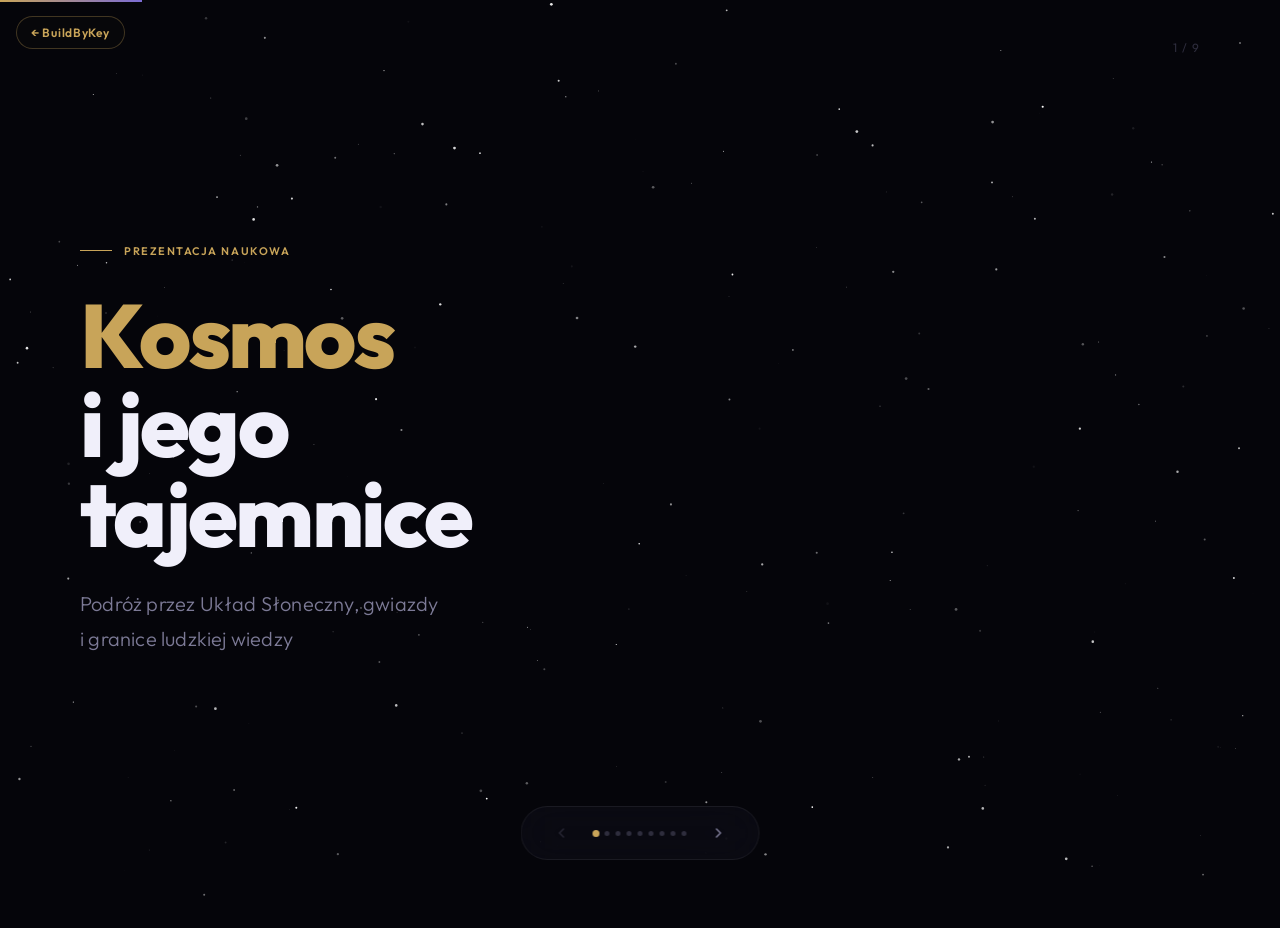
<file: portfolio/kosmos.html>
<!DOCTYPE html>
<html lang="pl">
<head>
  <meta charset="UTF-8" />
  <meta name="viewport" content="width=device-width, initial-scale=1.0" />
  <title>Kosmos — Prezentacja</title>
  <link rel="preconnect" href="https://fonts.googleapis.com" />
  <link rel="preconnect" href="https://fonts.gstatic.com" crossorigin />
  <link href="https://fonts.googleapis.com/css2?family=Outfit:wght@300;400;600;800&display=swap" rel="stylesheet" />
  <style>
    *, *::before, *::after { box-sizing: border-box; margin: 0; padding: 0; }

    :root {
      --bg:       #05050a;
      --surface:  #0c0c14;
      --border:   rgba(255,255,255,0.07);
      --text:     #f0effa;
      --muted:    #7c7a96;
      --dim:      #2e2d3d;
      --accent:   #c8a459;
      --accent2:  #7b6cd4;
      --accent3:  #3dbcf7;
    }

    html, body {
      height: 100%;
      background: var(--bg);
      font-family: 'Outfit', sans-serif;
      color: var(--text);
      overflow: hidden;
    }

    /* ── Stars canvas ── */
    #stars {
      position: fixed;
      inset: 0;
      z-index: 0;
      pointer-events: none;
    }

    /* ── Slide deck ── */
    .deck {
      position: relative;
      z-index: 1;
      width: 100%;
      height: 100vh;
    }

    .slide {
      position: absolute;
      inset: 0;
      display: flex;
      flex-direction: column;
      justify-content: center;
      padding: 60px 80px;
      opacity: 0;
      transform: translateY(28px);
      transition: opacity 0.65s ease, transform 0.65s ease;
      pointer-events: none;
    }

    .slide.active {
      opacity: 1;
      transform: translateY(0);
      pointer-events: all;
    }

    .slide.exit {
      opacity: 0;
      transform: translateY(-28px);
      transition: opacity 0.4s ease, transform 0.4s ease;
    }

    /* ── Label ── */
    .label {
      font-size: 11px;
      font-weight: 600;
      letter-spacing: 0.14em;
      text-transform: uppercase;
      color: var(--accent);
      margin-bottom: 24px;
      display: flex;
      align-items: center;
      gap: 12px;
    }
    .label::before {
      content: '';
      display: block;
      width: 32px;
      height: 1px;
      background: var(--accent);
    }

    /* ── Headlines ── */
    h1 {
      font-size: clamp(52px, 7vw, 96px);
      font-weight: 800;
      letter-spacing: -0.03em;
      line-height: 1.0;
      max-width: 14ch;
    }

    h2 {
      font-size: clamp(36px, 4.5vw, 64px);
      font-weight: 800;
      letter-spacing: -0.025em;
      line-height: 1.05;
      max-width: 20ch;
    }

    h3 {
      font-size: 20px;
      font-weight: 700;
      letter-spacing: -0.01em;
      margin-bottom: 10px;
    }

    p {
      font-size: 17px;
      line-height: 1.75;
      color: var(--muted);
      max-width: 60ch;
      margin-top: 20px;
    }

    /* ── Accent words ── */
    .hi { color: var(--accent); }
    .hi2 { color: var(--accent3); }
    .hi3 { color: var(--accent2); }

    /* ── Title slide ── */
    .slide-title { align-items: flex-start; justify-content: center; }
    .slide-title h1 { margin-top: 8px; }

    .subtitle {
      font-size: 20px;
      font-weight: 300;
      color: var(--muted);
      margin-top: 28px;
      letter-spacing: 0.01em;
    }

    /* ── Split layout ── */
    .split {
      display: grid;
      grid-template-columns: 1fr 1fr;
      gap: 80px;
      align-items: center;
    }

    .split-reverse {
      display: grid;
      grid-template-columns: 1fr 1fr;
      gap: 80px;
      align-items: center;
    }
    .split-reverse > *:first-child { order: 2; }
    .split-reverse > *:last-child  { order: 1; }

    /* ── Visual orbs / planet shapes ── */
    .orb {
      width: 320px;
      height: 320px;
      border-radius: 50%;
      position: relative;
      flex-shrink: 0;
    }

    .orb-sun {
      background: radial-gradient(circle at 35% 35%, #fff4cc, #f5c842 40%, #c87c10 75%, #3a1800);
      box-shadow: 0 0 80px rgba(248, 200, 80, 0.45), 0 0 160px rgba(200, 120, 16, 0.2);
      animation: pulse-sun 4s ease-in-out infinite;
    }

    .orb-earth {
      background: radial-gradient(circle at 38% 32%, #b8f0ff, #1a8cff 30%, #0a4caa 60%, #072a6e);
      box-shadow: 0 0 60px rgba(26, 140, 255, 0.35);
      overflow: hidden;
      animation: spin-slow 18s linear infinite;
    }
    .orb-earth::before {
      content: '';
      position: absolute;
      top: 20%;
      left: 15%;
      width: 45%;
      height: 30%;
      background: rgba(80, 200, 100, 0.7);
      border-radius: 40% 60% 55% 45% / 50% 40% 60% 50%;
    }
    .orb-earth::after {
      content: '';
      position: absolute;
      bottom: 22%;
      right: 14%;
      width: 28%;
      height: 20%;
      background: rgba(80, 200, 100, 0.55);
      border-radius: 50% 50% 40% 60%;
    }

    .orb-mars {
      background: radial-gradient(circle at 36% 33%, #ffc0a0, #d45a2e 40%, #842010 75%, #2a0a04);
      box-shadow: 0 0 60px rgba(212, 90, 46, 0.35);
      animation: spin-slow 22s linear infinite;
    }

    .orb-saturn {
      background: radial-gradient(circle at 36% 33%, #ffe9b8, #c8a45a 45%, #8a6030 75%, #2a1800);
      box-shadow: 0 0 60px rgba(200, 164, 90, 0.3);
      animation: spin-slow 28s linear infinite;
    }

    .ring-wrap {
      position: relative;
      display: flex;
      align-items: center;
      justify-content: center;
    }
    .ring {
      position: absolute;
      width: 480px;
      height: 100px;
      border-radius: 50%;
      border: 14px solid rgba(200, 164, 89, 0.45);
      box-shadow: 0 0 0 5px rgba(200, 164, 89, 0.12);
      transform: rotateX(72deg);
      pointer-events: none;
    }

    @keyframes pulse-sun {
      0%, 100% { box-shadow: 0 0 80px rgba(248, 200, 80, 0.45), 0 0 160px rgba(200, 120, 16, 0.2); }
      50%       { box-shadow: 0 0 120px rgba(248, 200, 80, 0.65), 0 0 240px rgba(200, 120, 16, 0.3); }
    }
    @keyframes spin-slow {
      from { transform: rotate(0deg); }
      to   { transform: rotate(360deg); }
    }

    /* ── Stat grid ── */
    .stat-grid {
      display: grid;
      grid-template-columns: 1fr 1fr;
      gap: 32px;
      margin-top: 36px;
    }

    .stat-item {
      border-top: 1px solid var(--border);
      padding-top: 20px;
    }
    .stat-value {
      font-size: clamp(28px, 3vw, 42px);
      font-weight: 800;
      letter-spacing: -0.03em;
      color: var(--text);
      line-height: 1;
    }
    .stat-label {
      font-size: 13px;
      color: var(--muted);
      margin-top: 6px;
      line-height: 1.5;
    }

    /* ── Timeline / list ── */
    .timeline {
      display: flex;
      flex-direction: column;
      gap: 0;
      margin-top: 16px;
    }
    .tl-item {
      display: grid;
      grid-template-columns: 72px 1fr;
      gap: 24px;
      padding: 24px 0;
      border-bottom: 1px solid var(--border);
      align-items: start;
    }
    .tl-year {
      font-size: 13px;
      font-weight: 600;
      color: var(--accent);
      letter-spacing: 0.05em;
      padding-top: 3px;
    }
    .tl-text {
      font-size: 16px;
      line-height: 1.6;
      color: var(--muted);
    }
    .tl-text strong { color: var(--text); font-weight: 600; }

    /* ── Fact columns ── */
    .fact-col {
      display: flex;
      flex-direction: column;
      gap: 40px;
    }
    .fact-item {
      display: flex;
      gap: 20px;
      align-items: flex-start;
    }
    .fact-icon {
      width: 44px;
      height: 44px;
      border-radius: 10px;
      background: rgba(200, 164, 89, 0.1);
      border: 1px solid rgba(200, 164, 89, 0.2);
      display: flex;
      align-items: center;
      justify-content: center;
      font-size: 20px;
      flex-shrink: 0;
    }
    .fact-body h3 { margin-bottom: 6px; }
    .fact-body p  { margin-top: 0; font-size: 15px; }

    /* ── Full-width quote ── */
    .slide-quote {
      align-items: center;
      text-align: center;
    }
    blockquote {
      font-size: clamp(24px, 3vw, 42px);
      font-weight: 800;
      letter-spacing: -0.025em;
      line-height: 1.25;
      max-width: 22ch;
      color: var(--text);
    }
    blockquote::before { content: '\201C'; color: var(--accent); }
    blockquote::after  { content: '\201D'; color: var(--accent); }
    .quote-source {
      margin-top: 28px;
      font-size: 14px;
      color: var(--muted);
      letter-spacing: 0.06em;
    }

    /* ── End slide ── */
    .slide-end {
      align-items: center;
      text-align: center;
      background: radial-gradient(ellipse 60% 60% at 50% 50%, rgba(123, 108, 212, 0.08), transparent);
    }

    /* ── Navigation ── */
    .nav {
      position: fixed;
      bottom: 40px;
      left: 50%;
      transform: translateX(-50%);
      z-index: 10;
      display: flex;
      align-items: center;
      gap: 16px;
      background: rgba(12, 12, 20, 0.8);
      border: 1px solid var(--border);
      border-radius: 100px;
      padding: 10px 24px;
      backdrop-filter: blur(20px);
    }

    .nav-btn {
      background: none;
      border: none;
      color: var(--muted);
      cursor: pointer;
      font-size: 18px;
      display: flex;
      align-items: center;
      justify-content: center;
      width: 32px;
      height: 32px;
      border-radius: 50%;
      transition: color 0.2s, background 0.2s;
    }
    .nav-btn:hover { color: var(--text); background: rgba(255,255,255,0.06); }
    .nav-btn:disabled { opacity: 0.25; cursor: default; }

    .nav-counter {
      font-size: 13px;
      color: var(--muted);
      min-width: 48px;
      text-align: center;
      letter-spacing: 0.05em;
    }

    .dot-row {
      display: flex;
      gap: 6px;
      align-items: center;
    }
    .dot {
      width: 5px;
      height: 5px;
      border-radius: 50%;
      background: var(--dim);
      transition: background 0.3s, transform 0.3s;
      cursor: pointer;
    }
    .dot.active {
      background: var(--accent);
      transform: scale(1.4);
    }

    /* ── Slide number badge ── */
    .slide-num {
      position: fixed;
      top: 40px;
      right: 80px;
      z-index: 10;
      font-size: 12px;
      color: var(--dim);
      letter-spacing: 0.08em;
    }

    /* ── Progress bar ── */
    .progress {
      position: fixed;
      top: 0;
      left: 0;
      height: 2px;
      background: linear-gradient(90deg, var(--accent), var(--accent2));
      z-index: 20;
      transition: width 0.4s ease;
    }

    @media (max-width: 768px) {
      .slide { padding: 40px 28px; }
      .split, .split-reverse { grid-template-columns: 1fr; gap: 32px; }
      .split-reverse > *:first-child { order: 1; }
      .split-reverse > *:last-child  { order: 2; }
      .orb { width: 180px; height: 180px; margin: 0 auto; }
      .ring { display: none; }
      .stat-grid { grid-template-columns: 1fr 1fr; }
    }
  </style>
</head>
<body>
  <a href="../index.html#portfolio" style="position:fixed;top:16px;left:16px;z-index:9999;display:inline-flex;align-items:center;gap:6px;padding:8px 14px;background:rgba(9,9,11,0.85);backdrop-filter:blur(12px);border:1px solid rgba(200,164,89,0.3);border-radius:100px;color:#c8a459;font-family:'Outfit',sans-serif;font-size:12px;font-weight:600;letter-spacing:0.06em;text-decoration:none;transition:opacity .2s;" onmouseover="this.style.opacity='.75'" onmouseout="this.style.opacity='1'">← BuildByKey</a>

<canvas id="stars"></canvas>
<div class="progress" id="progress"></div>
<div class="slide-num" id="slideNum">1 / 9</div>

<div class="deck" id="deck">

  <!-- 1. Tytuł -->
  <div class="slide slide-title active" data-index="0">
    <div class="label">Prezentacja naukowa</div>
    <h1><span class="hi">Kosmos</span><br/>i jego<br/>tajemnice</h1>
    <p class="subtitle">Podróż przez Układ Słoneczny, gwiazdy<br/>i granice ludzkiej wiedzy</p>
  </div>

  <!-- 2. Słońce -->
  <div class="slide" data-index="1">
    <div class="split">
      <div>
        <div class="label">Nasza gwiazda</div>
        <h2>Słońce — serce Układu Słonecznego</h2>
        <p>Słońce to gwiazda typu G, która stanowi 99,86% całkowitej masy Układu Słonecznego. Każdej sekundy przetwarza 600 milionów ton wodoru w hel w procesie syntezy jądrowej.</p>
        <div class="stat-grid">
          <div class="stat-item">
            <div class="stat-value hi">1,4M</div>
            <div class="stat-label">km — średnica Słońca</div>
          </div>
          <div class="stat-item">
            <div class="stat-value">5 778</div>
            <div class="stat-label">K — temperatura powierzchni</div>
          </div>
          <div class="stat-item">
            <div class="stat-value">8,3</div>
            <div class="stat-label">min — czas dotarcia światła do Ziemi</div>
          </div>
          <div class="stat-item">
            <div class="stat-value hi">4,6<span style="font-size:0.55em">mld</span></div>
            <div class="stat-label">lat — wiek Słońca</div>
          </div>
        </div>
      </div>
      <div style="display:flex;justify-content:center;">
        <div class="orb orb-sun"></div>
      </div>
    </div>
  </div>

  <!-- 3. Ziemia -->
  <div class="slide" data-index="2">
    <div class="split-reverse">
      <div>
        <div class="label">Nasza planeta</div>
        <h2>Ziemia — <span class="hi2">jedyna znana</span> oaza życia</h2>
        <p>Ziemia jest trzecią planetą od Słońca i jedynym ciałem niebieskim, na którym potwierdzono istnienie życia. Jej unikalna atmosfera, ciekła woda i magnetosfera tworzą idealne warunki.</p>
        <div class="stat-grid">
          <div class="stat-item">
            <div class="stat-value hi2">71%</div>
            <div class="stat-label">powierzchni pokrytej wodą</div>
          </div>
          <div class="stat-item">
            <div class="stat-value">365,25</div>
            <div class="stat-label">dób — rok ziemski</div>
          </div>
          <div class="stat-item">
            <div class="stat-value">6 371</div>
            <div class="stat-label">km — promień Ziemi</div>
          </div>
          <div class="stat-item">
            <div class="stat-value hi2">~8</div>
            <div class="stat-label">mld ludzi na powierzchni</div>
          </div>
        </div>
      </div>
      <div style="display:flex;justify-content:center;">
        <div class="orb orb-earth"></div>
      </div>
    </div>
  </div>

  <!-- 4. Mars -->
  <div class="slide" data-index="3">
    <div class="split">
      <div>
        <div class="label">Czerwona planeta</div>
        <h2>Mars — kolejny<br/>krok ludzkości</h2>
        <p>Mars jest najbardziej zbadaną planetą po Ziemi. Jej rdzawa barwa pochodzi od tlenku żelaza (rdzy) na powierzchni. Łaziki NASA i ESA odkryły dowody na istnienie wody w przeszłości.</p>
        <div class="fact-col" style="margin-top:28px;">
          <div class="fact-item">
            <div class="fact-icon">&#9968;</div>
            <div class="fact-body">
              <h3>Olympus Mons</h3>
              <p>Najwyższy wulkan w Układzie Słonecznym — 22 km nad poziomem marsjańskim, 3× wyższy niż Everest.</p>
            </div>
          </div>
          <div class="fact-item">
            <div class="fact-icon">&#9832;</div>
            <div class="fact-body">
              <h3>Dzień na Marsie</h3>
              <p>Sol trwa 24h 37min — zaledwie 37 minut dłużej niż ziemska doba.</p>
            </div>
          </div>
        </div>
      </div>
      <div style="display:flex;justify-content:center;">
        <div class="orb orb-mars"></div>
      </div>
    </div>
  </div>

  <!-- 5. Saturn -->
  <div class="slide" data-index="4">
    <div class="split-reverse">
      <div>
        <div class="label">Gazowy olbrzym</div>
        <h2>Saturn — król<br/><span class="hi">pierścieni</span></h2>
        <p>Pierścienie Saturna rozciągają się na 282 000 km, lecz mają zaledwie kilkadziesiąt metrów grubości. Składają się głównie z lodu i skał. Saturn jest tak lekki, że unosiłby się na wodzie.</p>
        <div class="stat-grid" style="margin-top:32px;">
          <div class="stat-item">
            <div class="stat-value hi">116 460</div>
            <div class="stat-label">km — równikowy promień</div>
          </div>
          <div class="stat-item">
            <div class="stat-value">146</div>
            <div class="stat-label">znanych księżyców</div>
          </div>
          <div class="stat-item">
            <div class="stat-value hi">29,5</div>
            <div class="stat-label">lat — rok saturnowy</div>
          </div>
          <div class="stat-item">
            <div class="stat-value">0,69</div>
            <div class="stat-label">g/cm³ — gęstość (mniejsza niż wody)</div>
          </div>
        </div>
      </div>
      <div class="ring-wrap" style="justify-content:center;">
        <div class="orb orb-saturn"></div>
        <div class="ring"></div>
      </div>
    </div>
  </div>

  <!-- 6. Czarne dziury -->
  <div class="slide" data-index="5">
    <div style="max-width:860px;">
      <div class="label">Ekstrema wszechświata</div>
      <h2>Czarne dziury — <span class="hi3">granica</span> fizyki</h2>
      <p>Czarna dziura to region przestrzeni, gdzie grawitacja jest tak silna, że nic — nawet światło — nie może jej opuścić. Horyzont zdarzeń wyznacza punkt bez powrotu.</p>
      <div class="timeline" style="margin-top:36px;">
        <div class="tl-item">
          <div class="tl-year">1916</div>
          <div class="tl-text"><strong>Karl Schwarzschild</strong> oblicza promień krytyczny masy — pierwsze matematyczne rozwiązanie równań Einsteina opisujące czarną dziurę.</div>
        </div>
        <div class="tl-item">
          <div class="tl-year">1971</div>
          <div class="tl-text"><strong>Cygnus X-1</strong> — pierwsze silne obserwacyjne dowody na istnienie czarnych dziur w naszej galaktyce.</div>
        </div>
        <div class="tl-item">
          <div class="tl-year">2019</div>
          <div class="tl-text"><strong>Pierwszy obraz czarnej dziury</strong> — Teleskop Horyzontu Zdarzeń uchwycił M87*, odległą o 55 mln lat świetlnych.</div>
        </div>
        <div class="tl-item">
          <div class="tl-year">2022</div>
          <div class="tl-text"><strong>Sagittarius A*</strong> — sfotografowano czarną dziurę w centrum Drogi Mlecznej, 4 mln razy masywniejszą od Słońca.</div>
        </div>
      </div>
    </div>
  </div>

  <!-- 7. Cytat -->
  <div class="slide slide-quote" data-index="6">
    <div class="label" style="justify-content:center;">Perspektywa</div>
    <blockquote>
      Gdzieś coś niesamowitego czeka na odkrycie.
    </blockquote>
    <div class="quote-source">— Carl Sagan, astronom i popularyzator nauki</div>
    <p style="margin-top:48px;text-align:center;">Wszechświat ma 13,8 miliarda lat i liczy co najmniej <span class="hi">2 biliony galaktyk</span>.<br/>Każda galaktyka zawiera średnio 100–400 miliardów gwiazd.</p>
  </div>

  <!-- 8. Przyszłość eksploracji -->
  <div class="slide" data-index="7">
    <div class="label">Co nas czeka</div>
    <h2>Przyszłość eksploracji kosmosu</h2>
    <div style="display:grid;grid-template-columns:1fr 1fr 1fr;gap:40px;margin-top:40px;">
      <div>
        <div class="tl-year" style="margin-bottom:12px;">2030s</div>
        <h3>Człowiek na Marsie</h3>
        <p style="font-size:15px;margin-top:8px;">NASA Artemis i SpaceX Starship planują loty załogowe na Księżyc i Marsa w tej dekadzie.</p>
      </div>
      <div>
        <div class="tl-year" style="margin-bottom:12px;">2040s</div>
        <h3>Bazy na Księżycu</h3>
        <p style="font-size:15px;margin-top:8px;">Stałe siedziby na powierzchni Księżyca jako punkt startowy dla dalszej eksploracji.</p>
      </div>
      <div>
        <div class="tl-year" style="margin-bottom:12px;">2060+</div>
        <h3>Teleskopy nowej ery</h3>
        <p style="font-size:15px;margin-top:8px;">Następcy Webba będą szukać biosygnatur w atmosferach planet pozasłonecznych.</p>
      </div>
    </div>
    <p style="margin-top:48px;max-width:80ch;">Teleskop Jamesa Webba, aktywny od 2022 roku, już teraz obserwuje galaktyki sprzed zaledwie<br/><span class="hi">400 milionów lat po Wielkim Wybuchu</span> — patrząc w przeszłość wszechświata.</p>
  </div>

  <!-- 9. Koniec -->
  <div class="slide slide-end" data-index="8">
    <div class="label" style="justify-content:center;">Dziękuję</div>
    <h1 style="text-align:center;max-width:100%;">Kosmos nas<br/><span class="hi">wciąż zaskakuje</span></h1>
    <p style="text-align:center;margin:28px auto 0;max-width:50ch;">Jesteśmy pierwszym gatunkiem zdolnym do zrozumienia wszechświata, w którym żyjemy. To zobowiązuje i inspiruje.</p>
    <div style="margin-top:56px;display:flex;gap:48px;justify-content:center;">
      <div class="stat-item" style="text-align:center;border-top:none;border-bottom:1px solid var(--border);padding:0 0 20px;">
        <div class="stat-value">13,8<span style="font-size:0.5em;color:var(--muted)"> mld lat</span></div>
        <div class="stat-label">wiek wszechświata</div>
      </div>
      <div class="stat-item" style="text-align:center;border-top:none;border-bottom:1px solid var(--border);padding:0 0 20px;">
        <div class="stat-value hi">&#8734;</div>
        <div class="stat-label">możliwości odkryć</div>
      </div>
      <div class="stat-item" style="text-align:center;border-top:none;border-bottom:1px solid var(--border);padding:0 0 20px;">
        <div class="stat-value hi3">1</div>
        <div class="stat-label">planeta, którą musimy chronić</div>
      </div>
    </div>
  </div>

</div><!-- /deck -->

<!-- Navigation -->
<nav class="nav">
  <button class="nav-btn" id="prevBtn" disabled>
    <svg width="16" height="16" viewBox="0 0 16 16" fill="none">
      <path d="M10 12L6 8L10 4" stroke="currentColor" stroke-width="1.5" stroke-linecap="round" stroke-linejoin="round"/>
    </svg>
  </button>
  <div class="dot-row" id="dotRow"></div>
  <button class="nav-btn" id="nextBtn">
    <svg width="16" height="16" viewBox="0 0 16 16" fill="none">
      <path d="M6 4L10 8L6 12" stroke="currentColor" stroke-width="1.5" stroke-linecap="round" stroke-linejoin="round"/>
    </svg>
  </button>
</nav>

<script>
  // ── Stars ──
  const canvas = document.getElementById('stars');
  const ctx = canvas.getContext('2d');
  let W, H, stars = [];

  function resize() {
    W = canvas.width  = window.innerWidth;
    H = canvas.height = window.innerHeight;
  }
  function initStars(n = 220) {
    stars = Array.from({length: n}, () => ({
      x: Math.random() * W,
      y: Math.random() * H,
      r: Math.random() * 1.2 + 0.2,
      a: Math.random(),
      da: (Math.random() - 0.5) * 0.005
    }));
  }
  function drawStars() {
    ctx.clearRect(0, 0, W, H);
    stars.forEach(s => {
      s.a = Math.max(0.05, Math.min(1, s.a + s.da));
      if (s.a <= 0.05 || s.a >= 1) s.da *= -1;
      ctx.beginPath();
      ctx.arc(s.x, s.y, s.r, 0, Math.PI * 2);
      ctx.fillStyle = `rgba(255,255,255,${s.a})`;
      ctx.fill();
    });
    requestAnimationFrame(drawStars);
  }
  window.addEventListener('resize', () => { resize(); initStars(); });
  resize(); initStars(); drawStars();

  // ── Slides ──
  const slides = Array.from(document.querySelectorAll('.slide'));
  const total  = slides.length;
  let current  = 0;

  const prevBtn   = document.getElementById('prevBtn');
  const nextBtn   = document.getElementById('nextBtn');
  const slideNum  = document.getElementById('slideNum');
  const progress  = document.getElementById('progress');
  const dotRow    = document.getElementById('dotRow');

  // Build dots
  slides.forEach((_, i) => {
    const d = document.createElement('div');
    d.className = 'dot' + (i === 0 ? ' active' : '');
    d.addEventListener('click', () => goTo(i));
    dotRow.appendChild(d);
  });

  function updateUI() {
    slideNum.textContent = `${current + 1} / ${total}`;
    progress.style.width = `${((current + 1) / total) * 100}%`;
    prevBtn.disabled = current === 0;
    nextBtn.disabled = current === total - 1;
    document.querySelectorAll('.dot').forEach((d, i) => d.classList.toggle('active', i === current));
  }

  function goTo(idx) {
    if (idx === current) return;
    slides[current].classList.remove('active');
    slides[current].classList.add('exit');
    setTimeout(() => slides[current - (idx > current ? 0 : 0)].classList.remove('exit'), 450);

    const old = current;
    current = idx;
    slides[old].classList.remove('active');
    setTimeout(() => slides[old].classList.remove('exit'), 450);
    slides[current].classList.add('active');
    updateUI();
  }

  function next() { if (current < total - 1) goTo(current + 1); }
  function prev() { if (current > 0)         goTo(current - 1); }

  nextBtn.addEventListener('click', next);
  prevBtn.addEventListener('click', prev);

  document.addEventListener('keydown', e => {
    if (e.key === 'ArrowRight' || e.key === 'ArrowDown' || e.key === ' ') { e.preventDefault(); next(); }
    if (e.key === 'ArrowLeft'  || e.key === 'ArrowUp') { e.preventDefault(); prev(); }
  });

  // Touch swipe
  let tx = 0;
  document.addEventListener('touchstart', e => { tx = e.touches[0].clientX; }, {passive:true});
  document.addEventListener('touchend', e => {
    const dx = e.changedTouches[0].clientX - tx;
    if (Math.abs(dx) > 50) { dx < 0 ? next() : prev(); }
  }, {passive:true});

  updateUI();
</script>
</body>
</html>
</file>
<file: portfolio/elizee/css/style.css>
/* ============================================================
   ELIZÉE — WIZAŻYSTKA
   Styl: minimalistyczny, kremowo-różowy, premium
   ============================================================ */

/* --- RESET & CUSTOM PROPERTIES --- */
*, *::before, *::after {
  box-sizing: border-box;
  margin: 0;
  padding: 0;
}

:root {
  --cream:          #FAF7F4;
  --blush:          #F2C4CE;
  --blush-light:    #FADADD;
  --nude:           #E8D5B7;
  --charcoal:       #2C2C2C;
  --charcoal-hover: #444444;
  --mid:            #6B6B6B;
  --border:         #E5DDD6;
  --white:          #ffffff;
  --placeholder:    #bbbbbb;
  --error:          #e57373;

  --font-display: 'Playfair Display', Georgia, serif;
  --font-body:    'Inter', sans-serif;

  --nav-h: 72px;
  --max-w: 1280px;

  --ease: cubic-bezier(.4, 0, .2, 1);
  --transition: .3s var(--ease);
}

html {
  scroll-behavior: smooth;
}

body {
  font-family: var(--font-body);
  font-size: 1rem;
  line-height: 1.65;
  color: var(--charcoal);
  background: var(--cream);
  -webkit-font-smoothing: antialiased;
  overflow-x: hidden;
}

img {
  display: block;
  width: 100%;
  height: 100%;
  object-fit: cover;
}

a {
  color: inherit;
  text-decoration: none;
}

ul {
  list-style: none;
}

/* --- TYPOGRAPHY HELPERS --- */
.section-tag {
  font-size: .75rem;
  letter-spacing: .18em;
  text-transform: uppercase;
  color: var(--mid);
  margin-bottom: 1rem;
}

.section-title {
  font-family: var(--font-display);
  font-size: clamp(2rem, 4vw, 3rem);
  font-weight: 400;
  line-height: 1.15;
  color: var(--charcoal);
}

.section-title em {
  font-style: italic;
  color: var(--blush);
  /* blush toned via text-shadow trick */
  -webkit-text-stroke: 0;
}

.section-header {
  text-align: center;
  margin-bottom: 4rem;
}

/* --- BUTTONS --- */
.btn {
  display: inline-block;
  padding: .75rem 1.75rem;
  font-family: var(--font-body);
  font-size: .875rem;
  letter-spacing: .06em;
  text-transform: uppercase;
  border-radius: 2px;
  transition: background var(--transition), color var(--transition), border-color var(--transition);
  cursor: pointer;
  border: 1.5px solid transparent;
}

.btn--dark {
  background: var(--charcoal);
  color: var(--white);
  border-color: var(--charcoal);
}
.btn--dark:hover {
  background: var(--charcoal-hover);
  border-color: var(--charcoal-hover);
}

.btn--light {
  background: rgba(255,255,255,.85);
  color: var(--charcoal);
  border-color: rgba(255,255,255,.85);
  backdrop-filter: blur(8px);
}
.btn--light:hover {
  background: var(--white);
}

.btn--outline {
  background: transparent;
  color: var(--charcoal);
  border-color: var(--charcoal);
}
.btn--outline:hover {
  background: var(--charcoal);
  color: var(--white);
}

.btn--full {
  width: 100%;
  text-align: center;
}


/* ============================================================
   NAV
   ============================================================ */
.nav {
  position: fixed;
  top: 0;
  left: 0;
  right: 0;
  z-index: 100;
  background: rgba(250, 247, 244, .92);
  backdrop-filter: blur(12px);
  transition: box-shadow var(--transition);
}

.nav.scrolled {
  box-shadow: 0 1px 0 var(--border);
}

.nav__inner {
  display: flex;
  align-items: center;
  justify-content: space-between;
  max-width: var(--max-w);
  margin: 0 auto;
  padding: 0 2rem;
  height: var(--nav-h);
}

.nav__links {
  display: flex;
  align-items: center;
  gap: 2rem;
}

.nav__links a {
  font-size: .8125rem;
  letter-spacing: .04em;
  color: var(--mid);
  text-transform: uppercase;
  transition: color var(--transition);
}

.nav__links a:hover {
  color: var(--charcoal);
}

.nav__links a.nav__cta {
  padding: .45rem 1.1rem;
  border: 1px solid var(--charcoal);
  border-radius: 2px;
  color: var(--charcoal);
  font-size: .75rem;
  letter-spacing: .08em;
  transition: background var(--transition), color var(--transition);
}

.nav__links a.nav__cta:hover {
  background: var(--charcoal);
  color: var(--white);
}

.nav__logo {
  display: flex;
  flex-direction: column;
  align-items: center;
  gap: .1rem;
  text-decoration: none;
}

.nav__logo-icon {
  font-size: 1.25rem;
  color: var(--blush);
  line-height: 1;
}

.nav__logo-name {
  font-family: var(--font-display);
  font-size: 1rem;
  letter-spacing: .12em;
  color: var(--charcoal);
  white-space: nowrap;
}

.nav__line {
  height: 1px;
  background: var(--border);
}


/* ============================================================
   HERO — MINIMAL
   ============================================================ */
.hero {
  padding-top: var(--nav-h);
  min-height: 80vh;
  display: grid;
  grid-template-columns: 1fr 1fr;
  align-items: stretch;
  background: var(--cream);
}

.hero__content {
  text-align: left;
  padding: 5rem 4rem 4rem 3rem;
  display: flex;
  flex-direction: column;
  justify-content: center;
}

.hero__image {
  position: relative;
  overflow: hidden;
}

.hero__image img {
  width: 100%;
  height: 100%;
  object-fit: cover;
  object-position: center top;
  display: block;
}

.hero__eyebrow {
  font-size: .7rem;
  letter-spacing: .24em;
  text-transform: uppercase;
  color: var(--mid);
  margin-bottom: 1.5rem;
}

.hero__title {
  font-family: var(--font-display);
  font-size: clamp(3.5rem, 8vw, 6.5rem);
  font-weight: 400;
  line-height: 1;
  margin-bottom: 1.25rem;
  color: var(--charcoal);
}

.hero__title em {
  font-style: italic;
  color: var(--charcoal);
}

.hero__subtitle {
  font-size: .75rem;
  letter-spacing: .2em;
  text-transform: uppercase;
  color: var(--mid);
  margin-bottom: 2.5rem;
}


/* ============================================================
   INTRO / VALUES
   ============================================================ */
.intro {
  padding: 7rem 2rem;
  background: var(--white);
}

.intro__inner {
  max-width: 700px;
  margin: 0 auto;
  text-align: center;
}

.intro__title {
  font-family: var(--font-display);
  font-size: clamp(2rem, 4vw, 3rem);
  font-weight: 400;
  line-height: 1.15;
  margin-bottom: 1.5rem;
}

.intro__title em {
  font-style: italic;
  color: var(--blush);
}

.intro__text {
  color: var(--mid);
  font-size: 1.0625rem;
  line-height: 1.8;
  margin-bottom: 3.5rem;
}

.intro__stats {
  display: flex;
  justify-content: center;
  gap: 4rem;
  flex-wrap: wrap;
}

.intro__stat {
  display: flex;
  flex-direction: column;
  align-items: center;
  gap: .25rem;
}

.intro__stat-number {
  font-family: var(--font-display);
  font-size: 2.5rem;
  font-weight: 500;
  color: var(--charcoal);
  line-height: 1;
}

.intro__stat-label {
  font-size: .75rem;
  letter-spacing: .1em;
  text-transform: uppercase;
  color: var(--mid);
}


/* ============================================================
   SERVICES
   ============================================================ */
.services {
  padding: 7rem 2rem;
  background: var(--cream);
}

.services__grid {
  display: grid;
  grid-template-columns: repeat(auto-fill, minmax(300px, 1fr));
  gap: 2px;
  max-width: var(--max-w);
  margin: 0 auto;
  background: var(--cream);
}

.service-card {
  background: var(--cream);
  padding: 2.5rem;
  display: flex;
  flex-direction: column;
  gap: 1rem;
  transition: background var(--transition);
}

.service-card:hover {
  background: #fff;
}

.service-card__img-wrap {
  aspect-ratio: 4/3;
  overflow: hidden;
  border-radius: 2px;
  background: var(--border);
}

.service-card__img-wrap img {
  transition: transform .6s var(--ease);
}

.service-card:hover .service-card__img-wrap img {
  transform: scale(1.05);
}

.service-card__title {
  font-family: var(--font-display);
  font-size: 1.375rem;
  font-weight: 400;
  line-height: 1.2;
}

.service-card__desc {
  color: var(--mid);
  font-size: .9375rem;
  line-height: 1.7;
  flex: 1;
}

.service-card__price {
  font-family: var(--font-display);
  font-size: 1.25rem;
  font-weight: 500;
  color: var(--charcoal);
}

.service-card__link {
  font-size: .8rem;
  letter-spacing: .08em;
  text-transform: uppercase;
  color: var(--mid);
  transition: color var(--transition);
}

.service-card__link:hover {
  color: var(--charcoal);
}

/* ============================================================
   ABOUT
   ============================================================ */
.about {
  display: grid;
  grid-template-columns: 1fr 1fr;
  min-height: 640px;
  background: var(--white);
}

.about__img-wrap {
  overflow: hidden;
  position: relative;
}

.about__img-wrap img {
  width: 100%;
  height: 100%;
  object-fit: cover;
  object-position: center top;
  display: block;
}

.about__content {
  padding: 6rem 5rem 6rem 4rem;
  display: flex;
  flex-direction: column;
  justify-content: center;
  gap: 1rem;
}

.about__text {
  color: var(--mid);
  font-size: .9375rem;
  line-height: 1.8;
}

/* ============================================================
   CONTACT
   ============================================================ */
.contact {
  padding: 7rem 2rem;
  background: var(--cream);
}

.contact__inner {
  display: grid;
  grid-template-columns: 1fr 1.2fr;
  gap: 6rem;
  max-width: var(--max-w);
  margin: 0 auto;
}

.contact__info {
  display: flex;
  flex-direction: column;
  gap: 1rem;
}

.contact__text {
  color: var(--mid);
  font-size: .9375rem;
  line-height: 1.8;
  margin-bottom: .5rem;
}

.contact__details {
  display: grid;
  grid-template-columns: 1fr 1fr;
  gap: 1.5rem;
  margin: 1rem 0;
}

.contact__detail {
  display: flex;
  flex-direction: column;
  gap: .2rem;
}

.contact__detail-label {
  font-size: .7rem;
  letter-spacing: .14em;
  text-transform: uppercase;
  color: var(--mid);
}

.contact__detail-value {
  font-size: .9375rem;
  color: var(--charcoal);
  font-weight: 500;
}

a.contact__detail-value:hover {
  color: var(--blush);
}

.contact__socials {
  display: flex;
  gap: 1.5rem;
  margin-top: .5rem;
}

.contact__social {
  font-size: .8rem;
  letter-spacing: .1em;
  text-transform: uppercase;
  color: var(--mid);
  border-bottom: 1px solid var(--border);
  padding-bottom: .1rem;
  transition: color var(--transition), border-color var(--transition);
}

.contact__social:hover {
  color: var(--charcoal);
  border-color: var(--charcoal);
}

/* FORM */
.contact__form {
  display: grid;
  grid-template-columns: 1fr 1fr;
  gap: 1.5rem;
  align-content: start;
}

.form-group {
  display: flex;
  flex-direction: column;
  gap: .4rem;
}

.form-group--full {
  grid-column: span 2;
}

.form-group label {
  font-size: .75rem;
  letter-spacing: .1em;
  text-transform: uppercase;
  color: var(--mid);
}

.form-group input,
.form-group select,
.form-group textarea {
  padding: .85rem 1rem;
  background: var(--white);
  border: 1.5px solid var(--border);
  border-radius: 2px;
  font-family: var(--font-body);
  font-size: .9375rem;
  color: var(--charcoal);
  transition: border-color var(--transition);
  appearance: none;
  -webkit-appearance: none;
  outline: none;
}

.form-group input:focus-visible,
.form-group select:focus-visible,
.form-group textarea:focus-visible {
  outline: 2px solid var(--charcoal);
  outline-offset: 2px;
}

.form-group input.has-error,
.form-group select.has-error,
.form-group textarea.has-error {
  border-color: var(--error);
}

.form-group input::placeholder,
.form-group textarea::placeholder {
  color: var(--placeholder);
}

.form-group input:focus,
.form-group select:focus,
.form-group textarea:focus {
  border-color: var(--charcoal);
}

.form-group textarea {
  resize: vertical;
  min-height: 120px;
}

.form__success {
  grid-column: span 2;
  padding: 1rem;
  background: rgba(242, 196, 206, .2);
  border: 1px solid var(--blush);
  border-radius: 2px;
  font-size: .875rem;
  color: var(--charcoal);
  text-align: center;
}


/* ============================================================
   ABOUT — values & list additions
   ============================================================ */
.about__values {
  display: flex;
  flex-direction: column;
  gap: .4rem;
  margin: .5rem 0;
}

.about__value {
  font-size: .9rem;
  color: var(--mid);
  line-height: 1.6;
}

.about__text--label {
  margin-top: .25rem;
  font-weight: 500;
  color: var(--charcoal);
}

.about__list {
  list-style: none;
  display: flex;
  flex-direction: column;
  gap: .25rem;
  margin-bottom: .5rem;
}

.about__list li {
  font-size: .9rem;
  color: var(--mid);
  padding-left: 1.1rem;
  position: relative;
}

.about__list li::before {
  content: '—';
  position: absolute;
  left: 0;
  color: var(--blush);
}


/* ============================================================
   TRUST / DLACZEGO WARTO
   ============================================================ */
.trust {
  padding: 7rem 2rem;
  background: var(--charcoal);
  color: var(--white);
}

.trust__inner {
  max-width: 820px;
  margin: 0 auto;
  text-align: center;
}

.trust .section-tag {
  color: var(--blush-light);
  opacity: .8;
}

.trust .section-title {
  color: var(--white);
  margin-bottom: 1.5rem;
}

.trust .section-title em {
  color: var(--blush-light);
}

.trust__lead {
  color: rgba(255,255,255,.65);
  font-size: .9375rem;
  line-height: 1.8;
  margin-bottom: 3rem;
}

.trust__grid {
  display: grid;
  grid-template-columns: 1fr 1fr;
  gap: 1.25rem 3rem;
  max-width: 640px;
  margin: 0 auto 2.5rem;
  text-align: left;
}

.trust__item {
  display: flex;
  align-items: flex-start;
  gap: .75rem;
  font-size: .9375rem;
  color: rgba(255,255,255,.8);
  line-height: 1.55;
}

.trust__check {
  color: var(--blush);
  font-size: 1rem;
  flex-shrink: 0;
  margin-top: .05rem;
}

.trust__outro {
  font-family: var(--font-display);
  font-size: 1.1rem;
  font-style: italic;
  color: rgba(255,255,255,.7);
  line-height: 1.7;
}


/* ============================================================
   FAQ
   ============================================================ */
.faq {
  padding: 7rem 2rem;
  background: var(--white);
}

.faq__list {
  max-width: 720px;
  margin: 0 auto;
  border-top: 1px solid var(--border);
}

.faq__item {
  border-bottom: 1px solid var(--border);
}

.faq__question {
  width: 100%;
  display: flex;
  align-items: center;
  justify-content: space-between;
  gap: 1rem;
  padding: 1.5rem 0;
  background: none;
  border: none;
  cursor: pointer;
  font-family: var(--font-display);
  font-size: 1.0625rem;
  font-weight: 400;
  color: var(--charcoal);
  text-align: left;
  transition: color var(--transition);
}

.faq__question:hover {
  color: var(--blush);
}

.faq__icon {
  font-size: 1.25rem;
  color: var(--blush);
  flex-shrink: 0;
  transition: transform var(--transition);
  line-height: 1;
}

.faq__item.is-open .faq__icon {
  transform: rotate(45deg);
}

.faq__answer {
  display: none;
  padding-bottom: 1.5rem;
}

.faq__answer p {
  color: var(--mid);
  font-size: .9375rem;
  line-height: 1.8;
}

.faq__item.is-open .faq__answer {
  display: block;
}

.faq__item--hidden {
  display: none;
}

@keyframes faqFadeOut {
  from { opacity: 1; transform: translateY(0); }
  to   { opacity: 0; transform: translateY(-8px); }
}

@keyframes faqFadeIn {
  from { opacity: 0; transform: translateY(8px); }
  to   { opacity: 1; transform: translateY(0); }
}

.faq__item--animating-out {
  animation: faqFadeOut 0.4s ease forwards;
}

.faq__item--animating-in {
  animation: faqFadeIn 0.4s ease forwards;
}


/* ============================================================
   FOOTER
   ============================================================ */
.footer {
  background: var(--charcoal);
  color: rgba(255,255,255,.6);
}

.footer__inner {
  max-width: var(--max-w);
  margin: 0 auto;
  padding: 2.5rem 2rem;
  display: flex;
  align-items: center;
  justify-content: space-between;
  flex-wrap: wrap;
  gap: 1rem;
}

.footer__logo {
  display: flex;
  align-items: center;
  gap: .5rem;
  font-family: var(--font-display);
  font-size: .9375rem;
  color: rgba(255,255,255,.85);
}

.footer__logo .nav__logo-icon {
  color: var(--blush);
}

.footer__copy {
  font-size: .8rem;
  letter-spacing: .04em;
}

.footer__nav {
  display: flex;
  gap: 1.5rem;
}

.footer__nav a {
  font-size: .75rem;
  letter-spacing: .08em;
  text-transform: uppercase;
  color: rgba(255,255,255,.5);
  transition: color var(--transition);
}

.footer__nav a:hover {
  color: rgba(255,255,255,.9);
}


/* ============================================================
   FADE-IN ANIMATION (Intersection Observer)
   ============================================================ */
.fade-in {
  opacity: 0;
  transform: translateY(22px);
  transition: opacity .6s var(--ease), transform .6s var(--ease);
}

.fade-in.is-visible {
  opacity: 1;
  transform: none;
}


/* ============================================================
   MOBILE MENU
   ============================================================ */
.nav__hamburger {
  display: none;
  flex-direction: column;
  justify-content: center;
  gap: 5px;
  width: 36px;
  height: 36px;
  background: none;
  border: none;
  cursor: pointer;
  padding: 4px;
}

.nav__hamburger span {
  display: block;
  width: 100%;
  height: 1.5px;
  background: var(--charcoal);
  transition: transform var(--transition), opacity var(--transition);
  transform-origin: center;
}

.nav__hamburger.is-open span:nth-child(1) {
  transform: translateY(6.5px) rotate(45deg);
}
.nav__hamburger.is-open span:nth-child(2) {
  opacity: 0;
}
.nav__hamburger.is-open span:nth-child(3) {
  transform: translateY(-6.5px) rotate(-45deg);
}

.mobile-menu {
  display: none;
  position: fixed;
  top: var(--nav-h);
  left: 0;
  right: 0;
  bottom: 0;
  background: var(--cream);
  z-index: 99;
  transform: translateX(100%);
  transition: transform .35s var(--ease);
}

.mobile-menu.is-open {
  transform: translateX(0);
}

.mobile-menu__nav {
  display: flex;
  flex-direction: column;
  align-items: center;
  justify-content: center;
  height: 100%;
  gap: 2.5rem;
}

.mobile-menu__nav a {
  font-family: var(--font-display);
  font-size: 1.75rem;
  font-weight: 400;
  color: var(--charcoal);
  letter-spacing: .04em;
  transition: color var(--transition);
}

.mobile-menu__nav a:hover {
  color: var(--blush);
}

.mobile-menu__nav a.mobile-menu__cta {
  font-family: var(--font-body);
  font-size: .875rem;
  letter-spacing: .1em;
  text-transform: uppercase;
  padding: .75rem 2rem;
  border: 1.5px solid var(--charcoal);
  border-radius: 2px;
  margin-top: 1rem;
}

/* ============================================================
   SERVICE MODAL
   ============================================================ */
.modal {
  position: fixed;
  inset: 0;
  z-index: 200;
  display: flex;
  align-items: center;
  justify-content: center;
  padding: 1.5rem;
  pointer-events: none;
  opacity: 0;
  transition: opacity .3s var(--ease);
}

.modal.is-open {
  pointer-events: all;
  opacity: 1;
}

.modal__backdrop {
  position: absolute;
  inset: 0;
  background: rgba(44, 44, 44, 0.5);
  backdrop-filter: blur(3px);
}

.modal__panel {
  position: relative;
  background: var(--cream);
  max-width: 520px;
  width: 100%;
  padding: 2.5rem;
  border-top: 3px solid var(--blush);
  border-radius: 2px;
  transform: translateY(28px);
  transition: transform .4s var(--ease);
  max-height: 90vh;
  overflow-y: auto;
}

.modal.is-open .modal__panel {
  transform: translateY(0);
}

.modal__close {
  position: absolute;
  top: 1rem;
  right: 1rem;
  background: none;
  border: none;
  cursor: pointer;
  font-size: 1rem;
  color: var(--mid);
  width: 32px;
  height: 32px;
  display: flex;
  align-items: center;
  justify-content: center;
  transition: color var(--transition);
  border-radius: 2px;
}

.modal__close:hover {
  color: var(--charcoal);
}

.modal__tag {
  display: block;
  font-size: .7rem;
  letter-spacing: .18em;
  text-transform: uppercase;
  color: var(--blush);
  margin-bottom: .6rem;
}

.modal__title {
  font-family: var(--font-display);
  font-size: clamp(1.5rem, 3vw, 2rem);
  font-weight: 400;
  color: var(--charcoal);
  margin-bottom: 1rem;
  line-height: 1.15;
}

.modal__desc {
  color: var(--mid);
  font-size: .9375rem;
  line-height: 1.8;
  margin-bottom: 1.5rem;
}

.modal__list {
  list-style: none;
  display: flex;
  flex-direction: column;
  gap: .5rem;
  margin-bottom: 2rem;
}

.modal__list li {
  display: flex;
  align-items: flex-start;
  gap: .75rem;
  font-size: .875rem;
  color: var(--charcoal);
  line-height: 1.5;
}

.modal__list li::before {
  content: '✦';
  color: var(--blush);
  font-size: .6rem;
  flex-shrink: 0;
  margin-top: .3rem;
}

.modal__footer {
  display: flex;
  align-items: center;
  justify-content: space-between;
  gap: 1rem;
  padding-top: 1.5rem;
  border-top: 1px solid var(--border);
  flex-wrap: wrap;
}

.modal__meta {
  display: flex;
  flex-direction: column;
  gap: .2rem;
}

.modal__meta span {
  font-size: .8rem;
  color: var(--mid);
  letter-spacing: .04em;
}

.modal__meta span strong {
  color: var(--charcoal);
  font-weight: 500;
}

.service-card[data-service] {
  cursor: pointer;
}


/* ============================================================
   RESPONSIVE
   ============================================================ */
@media (max-width: 1024px) {
  .about {
    grid-template-columns: 1fr;
  }
  .about__img-wrap {
    height: 420px;
  }
  .about__content {
    padding: 4rem 2rem;
  }

  .contact__inner {
    grid-template-columns: 1fr;
    gap: 3rem;
  }

  .contact__details {
    grid-template-columns: 1fr 1fr;
  }
}

@media (max-width: 1024px) {
  .hero {
    grid-template-columns: 1fr;
  }

  .hero__content {
    text-align: center;
    padding: 4rem 2rem 2rem;
    align-items: center;
  }

  .hero__image {
    height: 360px;
  }
}

@media (max-width: 768px) {
  :root {
    --nav-h: 60px;
  }

  .nav__links--left li:not(:last-child),
  .nav__links--right li:not(:last-child) {
    display: none;
  }

  .trust__grid {
    grid-template-columns: 1fr;
    gap: 1rem;
  }

  .services__grid {
    grid-template-columns: 1fr;
  }

  .contact__form {
    grid-template-columns: 1fr;
  }

  .form-group--full {
    grid-column: span 1;
  }

  .intro__stats {
    gap: 2.5rem;
  }

  .footer__inner {
    flex-direction: column;
    text-align: center;
  }

  .modal__panel {
    padding: 2rem 1.5rem;
  }

  .modal__footer {
    flex-direction: column;
    align-items: flex-start;
  }
}

@media (max-width: 480px) {
  .nav__links {
    display: none;
  }

  .nav__hamburger {
    display: flex;
  }

  .mobile-menu {
    display: block;
  }

  .nav__inner {
    justify-content: space-between;
  }

  .contact__details {
    grid-template-columns: 1fr;
  }
}
</file>
